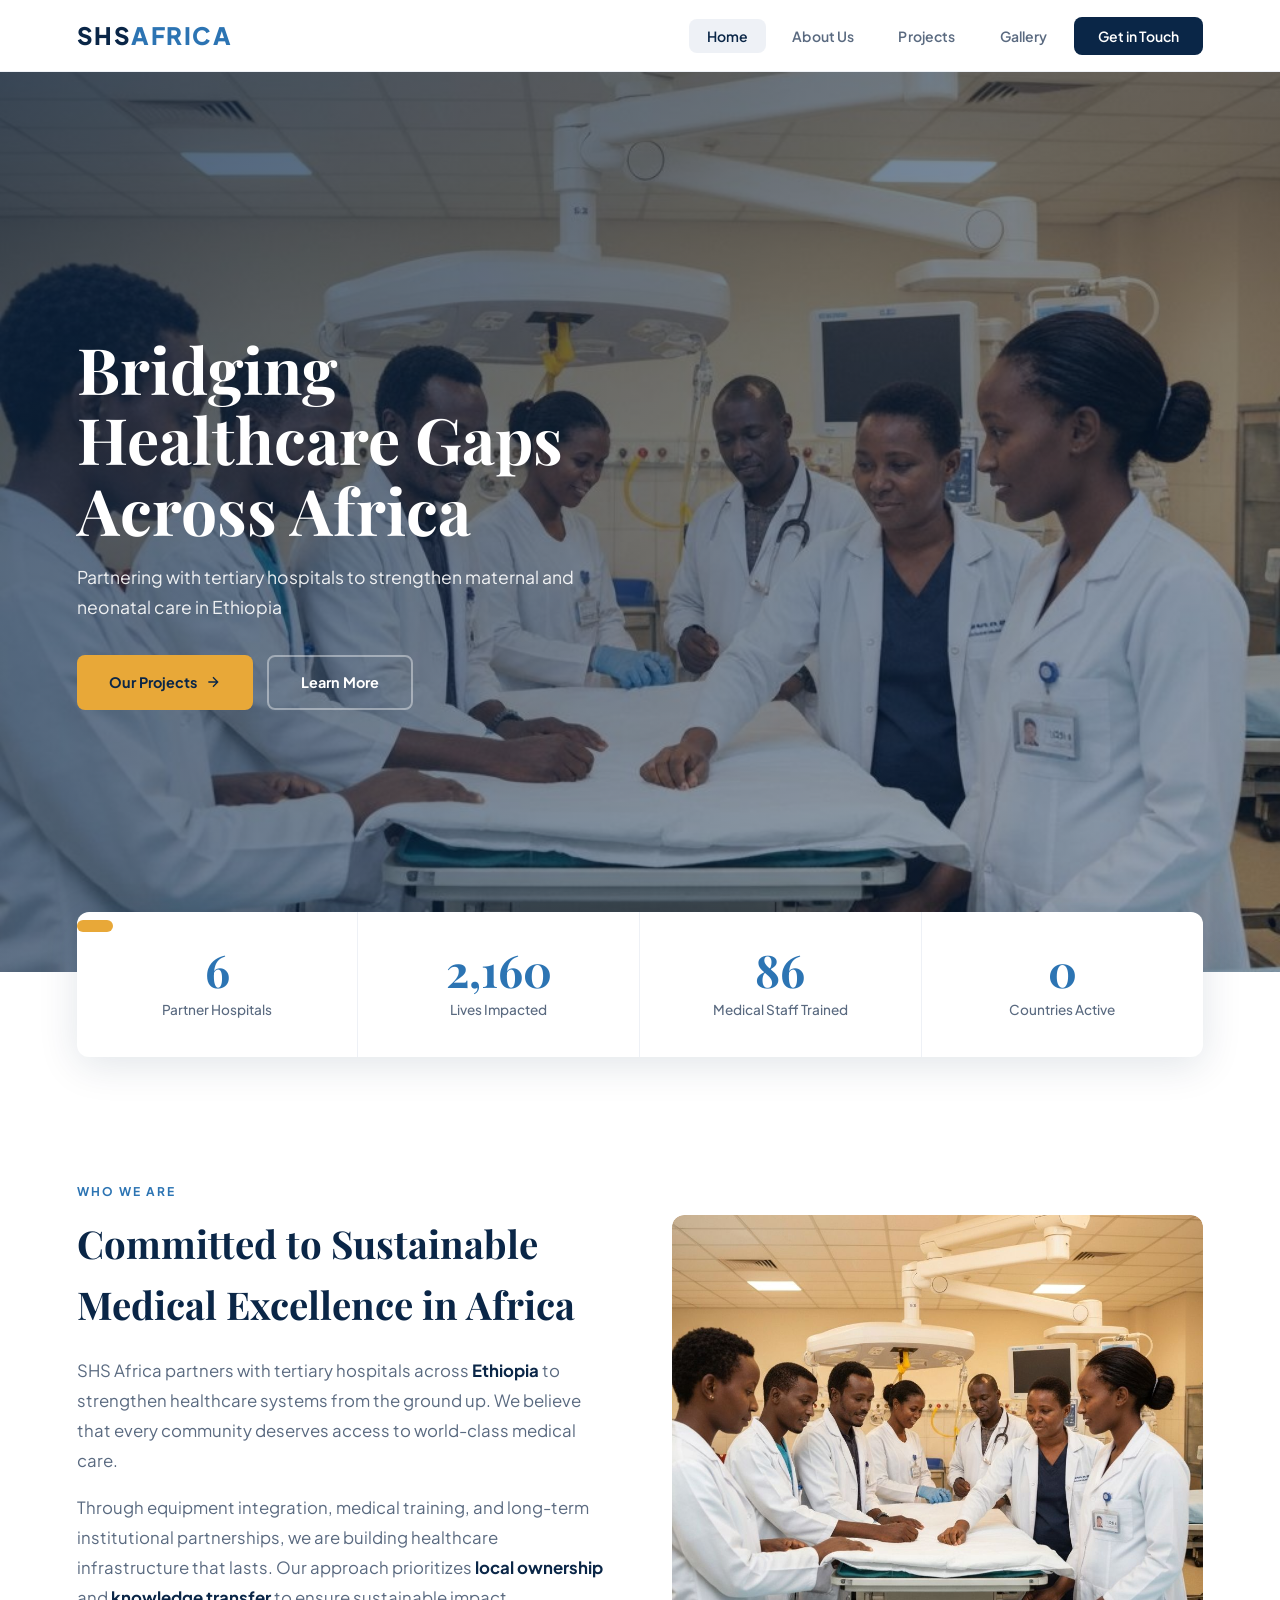
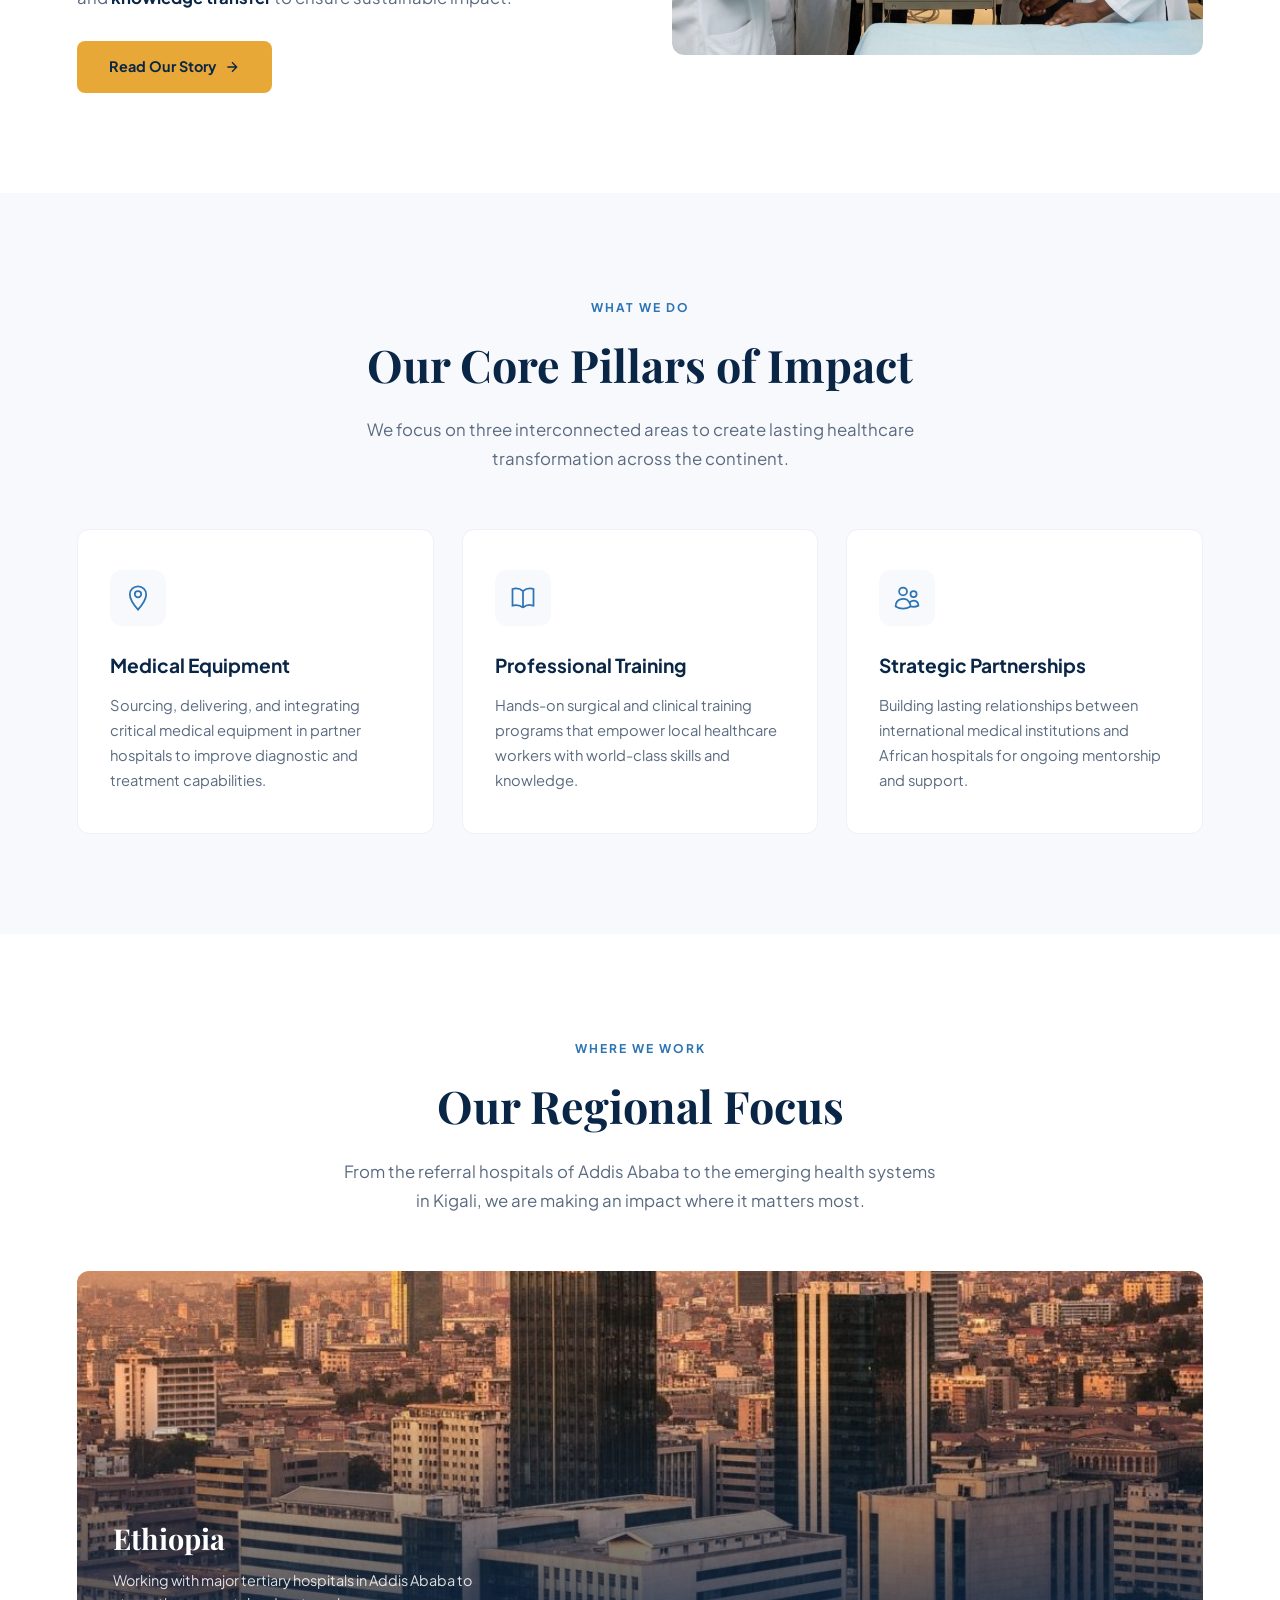
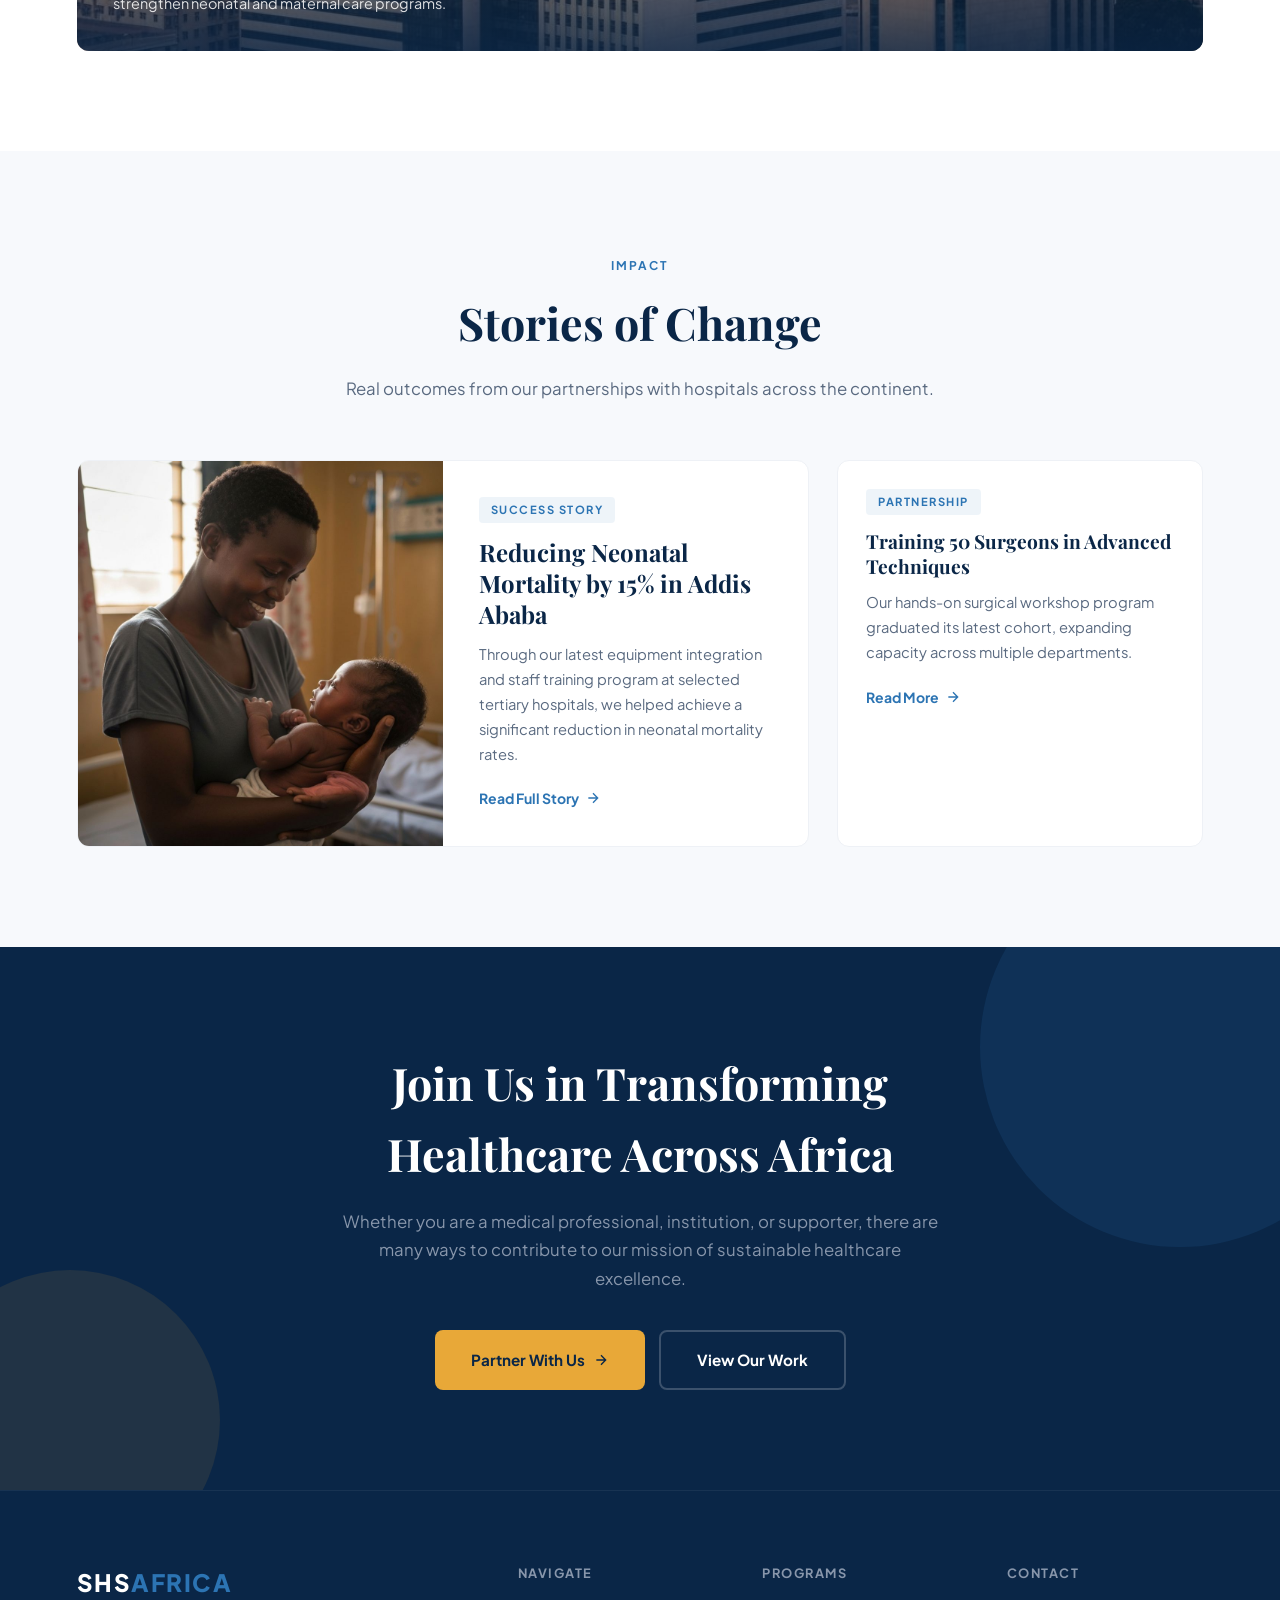
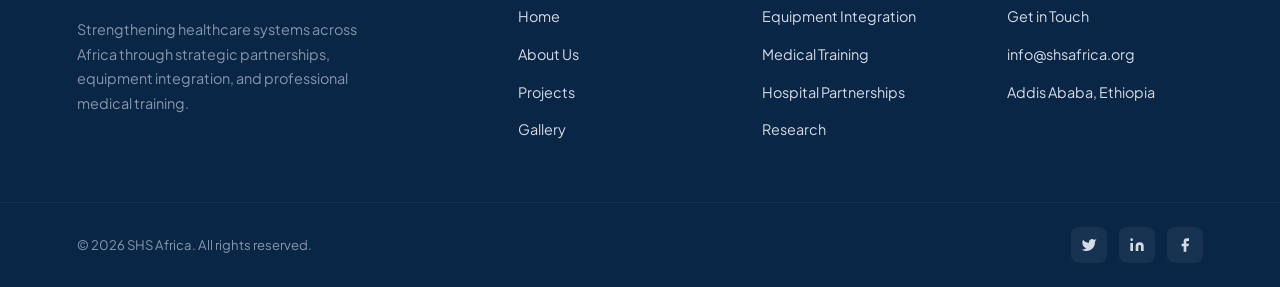
<file: public/index.html>
<!DOCTYPE html>
<html lang="en">
<head>
    <meta charset="UTF-8">
    <meta name="viewport" content="width=device-width, initial-scale=1.0">
    <title>Home | SHS Africa</title>
    <meta name="description" content="SHS Africa - Bridging healthcare gaps across Ethiopia and Rwanda through medical training, equipment, and partnerships.">
    <link rel="stylesheet" href="style.css">
    <link href="https://fonts.googleapis.com/css2?family=Plus+Jakarta+Sans:wght@400;500;600;700;800&family=Playfair+Display:wght@500;700;800&display=swap" rel="stylesheet">
</head>
<body>
    <!-- Navbar -->
    <nav class="navbar" id="navbar">
        <a href="index.html" class="logo">SHS<span>AFRICA</span></a>
       
       <button class="menu-toggle" id="menuToggle" aria-label="Toggle navigation menu">
            <span></span>
            <span></span>
            <span></span>
        </button>
        <ul class="nav-links" id="navLinks">
            <li><a href="index.html" class="active">Home</a></li>
            <li><a href="about.html">About Us</a></li>
            <li><a href="projects.html">Projects</a></li>
            <li><a href="gallery.html">Gallery</a></li>
            <li><a href="contact.html" class="btn-nav">Get in Touch</a></li>
        </ul>
    </nav>

    <!-- Hero Slider -->
    <section class="hero-slider" id="heroSlider">
        <div class="slide active" style="background-image: url('images/hero-1.jpg')">
            <div class="hero-content">
                <!-- <span class="hero-tag">Healthcare Excellence</span> -->
                <h1>Bridging Healthcare Gaps Across Africa</h1>
                <p>Partnering with tertiary hospitals to strengthen maternal and neonatal care in Ethiopia</p>
                <div class="hero-buttons">
                    <a href="projects.html" class="btn-primary">
                        Our Projects
                        <svg width="16" height="16" viewBox="0 0 24 24" fill="none" stroke="currentColor" stroke-width="2"><path d="M5 12h14m-7-7 7 7-7 7"/></svg>
                    </a>
                    <a href="about.html" class="btn-outline">Learn More</a>
                </div>
            </div>
        </div>
        <div class="slide" style="background-image: url('images/hero-2.jpg')">
            <div class="hero-content">
                <!-- <span class="hero-tag">Saving Lives</span> -->
                <h1>Every Mother and Child Deserves a Chance</h1>
                <p>Our programs focus on reducing neonatal mortality and improving maternal health outcomes across the continent.</p>
                <div class="hero-buttons">
                    <a href="about.html" class="btn-primary">
                        About Our Mission
                        <svg width="16" height="16" viewBox="0 0 24 24" fill="none" stroke="currentColor" stroke-width="2"><path d="M5 12h14m-7-7 7 7-7 7"/></svg>
                    </a>
                    <a href="contact.html" class="btn-outline">Partner With Us</a>
                </div>
            </div>
        </div>
        <div class="slide" style="background-image: url('images/hero-3.jpg')">
            <div class="hero-content">
                <!-- <span class="hero-tag">Medical Training</span> -->
                <h1>Building Capacity Through Knowledge Transfer</h1>
                <p>Empowering healthcare professionals with advanced training in surgical techniques and critical care.</p>
                <div class="hero-buttons">
                    <a href="projects.html" class="btn-primary">
                        Explore Programs
                        <svg width="16" height="16" viewBox="0 0 24 24" fill="none" stroke="currentColor" stroke-width="2"><path d="M5 12h14m-7-7 7 7-7 7"/></svg>
                    </a>
                    <a href="gallery.html" class="btn-outline">View Gallery</a>
                </div>
            </div>
        </div>
        <div class="slider-dots" id="sliderDots"></div>
    </section>

    <!-- Stats Bar -->
    <section class="stats-bar reveal">
        <div class="stats-inner">
            <div class="stat-item">
                <div class="stat-number" data-target="15">0</div>
                <div class="stat-label">Partner Hospitals</div>
            </div>
            <div class="stat-item">
                <div class="stat-number" data-target="5000">0</div>
                <div class="stat-label">Lives Impacted</div>
            </div>
            <div class="stat-item">
                <div class="stat-number" data-target="200">0</div>
                <div class="stat-label">Medical Staff Trained</div>
            </div>
            <div class="stat-item">
                <div class="stat-number" data-target="2">0</div>
                <div class="stat-label">Countries Active</div>
            </div>
        </div>
    </section>

    <!-- Mission Section -->
    <section class="mission-section">
        <div class="mission-grid">
            <div class="mission-content reveal-left">
                <span class="section-tag">Who We Are</span>
                <h2>Committed to Sustainable Medical Excellence in Africa</h2>
                <p>SHS Africa partners with tertiary hospitals across <strong>Ethiopia</strong> to strengthen healthcare systems from the ground up. We believe that every community deserves access to world-class medical care.</p>
                <p>Through equipment integration, medical training, and long-term institutional partnerships, we are building healthcare infrastructure that lasts. Our approach prioritizes <strong>local ownership</strong> and <strong>knowledge transfer</strong> to ensure sustainable impact.</p>
                <div style="margin-top: 28px;">
                    <a href="about.html" class="btn-primary">
                        Read Our Story
                        <svg width="16" height="16" viewBox="0 0 24 24" fill="none" stroke="currentColor" stroke-width="2"><path d="M5 12h14m-7-7 7 7-7 7"/></svg>
                    </a>
                </div>
            </div>
            <div class="mission-image reveal-right">
                <img src="images/hero-1.jpg" alt="SHS Africa team working at a hospital in Ethiopia">
            </div>
        </div>
    </section>

    <!-- Pillars Section -->
    <section class="pillars-section">
        <div class="section-header reveal">
            <span class="section-tag">What We Do</span>
            <h2>Our Core Pillars of Impact</h2>
            <p>We focus on three interconnected areas to create lasting healthcare transformation across the continent.</p>
        </div>
        <div class="pillars-grid">
            <div class="pillar-card reveal" style="transition-delay: 0.1s;">
                <div class="pillar-icon">
                    <svg viewBox="0 0 24 24"><path d="M12 2a7 7 0 0 0-7 7c0 5 7 13 7 13s7-8 7-13a7 7 0 0 0-7-7Zm0 9.5A2.5 2.5 0 1 1 12 6a2.5 2.5 0 0 1 0 5.5Z"/></svg>
                </div>
                <h3>Medical Equipment</h3>
                <p>Sourcing, delivering, and integrating critical medical equipment in partner hospitals to improve diagnostic and treatment capabilities.</p>
            </div>
            <div class="pillar-card reveal" style="transition-delay: 0.2s;">
                <div class="pillar-icon">
                    <svg viewBox="0 0 24 24"><path d="M12 6.042A8.967 8.967 0 0 0 6 3.75c-1.052 0-2.062.18-3 .512v14.25A8.987 8.987 0 0 1 6 18c2.305 0 4.408.867 6 2.292m0-14.25a8.966 8.966 0 0 1 6-2.292c1.052 0 2.062.18 3 .512v14.25A8.987 8.987 0 0 0 18 18a8.967 8.967 0 0 0-6 2.292m0-14.25v14.25"/></svg>
                </div>
                <h3>Professional Training</h3>
                <p>Hands-on surgical and clinical training programs that empower local healthcare workers with world-class skills and knowledge.</p>
            </div>
            <div class="pillar-card reveal" style="transition-delay: 0.3s;">
                <div class="pillar-icon">
                    <svg viewBox="0 0 24 24"><path d="M15 19.128a9.38 9.38 0 0 0 2.625.372 9.337 9.337 0 0 0 4.121-.952 4.125 4.125 0 0 0-7.533-2.493M15 19.128v-.003c0-1.113-.285-2.16-.786-3.07M15 19.128v.106A12.318 12.318 0 0 1 8.624 21c-2.331 0-4.512-.645-6.374-1.766l-.001-.109a6.375 6.375 0 0 1 11.964-3.07M12 6.375a3.375 3.375 0 1 1-6.75 0 3.375 3.375 0 0 1 6.75 0Zm8.25 2.25a2.625 2.625 0 1 1-5.25 0 2.625 2.625 0 0 1 5.25 0Z"/></svg>
                </div>
                <h3>Strategic Partnerships</h3>
                <p>Building lasting relationships between international medical institutions and African hospitals for ongoing mentorship and support.</p>
            </div>
        </div>
    </section>

    <!-- Regional Focus -->
    <section class="regions-section">
        <div class="section-header reveal">
            <span class="section-tag">Where We Work</span>
            <h2>Our Regional Focus</h2>
            <p>From the referral hospitals of Addis Ababa to the emerging health systems in Kigali, we are making an impact where it matters most.</p>
        </div>
        <!-- <div class="regions-grid"> -->
            <div class="region-card reveal-scale" style="transition-delay: 0.1s;">
                <img src="images/impact-ethiopia.jpg" alt="Addis Ababa, Ethiopia cityscape">
                <div class="region-overlay">
                    <h3>Ethiopia</h3>
                    <p>Working with major tertiary hospitals in Addis Ababa to strengthen neonatal and maternal care programs.</p>
                </div>
            </div>
            <!-- <div class="region-card reveal-scale" style="transition-delay: 0.2s;">
                <img src="images/impact-rwanda.jpg" alt="Kigali, Rwanda cityscape">
                <div class="region-overlay">
                    <h3>Rwanda</h3>
                    <p>Supporting Rwanda's growing healthcare infrastructure with equipment integration and clinical training.</p>
                </div>
            </div> -->
        <!-- </div> -->
    </section>

    <!-- Success Stories -->
    <section class="stories-section">
        <div class="section-header reveal">
            <span class="section-tag">Impact</span>
            <h2>Stories of Change</h2>
            <p>Real outcomes from our partnerships with hospitals across the continent.</p>
        </div>
        <div class="stories-grid">
            <div class="story-card featured reveal" style="transition-delay: 0.1s;">
                <div class="story-image">
                    <img src="images/hero-2.jpg" alt="Mother and child at hospital in Ethiopia">
                </div>
                <div class="story-body">
                    <span class="story-tag">Success Story</span>
                    <h3>Reducing Neonatal Mortality by 15% in Addis Ababa</h3>
                    <p>Through our latest equipment integration and staff training program at selected tertiary hospitals, we helped achieve a significant reduction in neonatal mortality rates.</p>
                    <a href="projects.html" class="story-link">
                        Read Full Story
                        <svg viewBox="0 0 24 24"><path d="M5 12h14m-7-7 7 7-7 7"/></svg>
                    </a>
                </div>
            </div>
            <div class="story-card small reveal" style="transition-delay: 0.2s;">
                <div class="story-body">
                    <span class="story-tag">Partnership</span>
                    <h3>Training 50 Surgeons in Advanced Techniques</h3>
                    <p>Our hands-on surgical workshop program graduated its latest cohort, expanding capacity across multiple departments.</p>
                    <a href="projects.html" class="story-link">
                        Read More
                        <svg viewBox="0 0 24 24"><path d="M5 12h14m-7-7 7 7-7 7"/></svg>
                    </a>
                </div>
            </div>
        </div>
    </section>

    <!-- CTA Section -->
    <section class="cta-section">
        <div class="cta-content reveal">
            <h2>Join Us in Transforming Healthcare Across Africa</h2>
            <p>Whether you are a medical professional, institution, or supporter, there are many ways to contribute to our mission of sustainable healthcare excellence.</p>
            <div class="cta-buttons">
                <a href="contact.html" class="btn-cta-primary">
                    Partner With Us
                    <svg width="16" height="16" viewBox="0 0 24 24" fill="none" stroke="currentColor" stroke-width="2"><path d="M5 12h14m-7-7 7 7-7 7"/></svg>
                </a>
                <a href="projects.html" class="btn-cta-outline">View Our Work</a>
            </div>
        </div>
    </section>

    <!-- Footer -->
    <footer class="footer">
        <div class="footer-main">
            <div class="footer-brand">
                <a href="index.html" class="logo" style="color: white;">SHS<span>AFRICA</span></a>
                <p>Strengthening healthcare systems across Africa through strategic partnerships, equipment integration, and professional medical training.</p>
            </div>
            <div class="footer-col">
                <h4>Navigate</h4>
                <ul>
                    <li><a href="index.html">Home</a></li>
                    <li><a href="about.html">About Us</a></li>
                    <li><a href="projects.html">Projects</a></li>
                    <li><a href="gallery.html">Gallery</a></li>
                </ul>
            </div>
            <div class="footer-col">
                <h4>Programs</h4>
                <ul>
                    <li><a href="projects.html">Equipment Integration</a></li>
                    <li><a href="projects.html">Medical Training</a></li>
                    <li><a href="projects.html">Hospital Partnerships</a></li>
                    <li><a href="projects.html">Research</a></li>
                </ul>
            </div>
            <div class="footer-col">
                <h4>Contact</h4>
                <ul>
                    <li><a href="contact.html">Get in Touch</a></li>
                    <li><a href="mailto:info@shsafrica.org">info@shsafrica.org</a></li>
                    <li><a href="contact.html">Addis Ababa, Ethiopia</a></li>
                </ul>
            </div>
        </div>
        <div class="footer-bottom">
            <p>&copy; 2026 SHS Africa. All rights reserved.</p>
            <div class="footer-social">
                <a href="#" aria-label="Twitter">
                    <svg viewBox="0 0 24 24"><path d="M23 3a10.9 10.9 0 0 1-3.14 1.53 4.48 4.48 0 0 0-7.86 3v1A10.66 10.66 0 0 1 3 4s-4 9 5 13a11.64 11.64 0 0 1-7 2c9 5 20 0 20-11.5a4.5 4.5 0 0 0-.08-.83A7.72 7.72 0 0 0 23 3Z"/></svg>
                </a>
                <a href="#" aria-label="LinkedIn">
                    <svg viewBox="0 0 24 24"><path d="M16 8a6 6 0 0 1 6 6v7h-4v-7a2 2 0 0 0-4 0v7h-4v-7a6 6 0 0 1 6-6ZM2 9h4v12H2ZM4 6a2 2 0 1 0 0-4 2 2 0 0 0 0 4Z"/></svg>
                </a>
                <a href="#" aria-label="Facebook">
                    <svg viewBox="0 0 24 24"><path d="M18 2h-3a5 5 0 0 0-5 5v3H7v4h3v8h4v-8h3l1-4h-4V7a1 1 0 0 1 1-1h3Z"/></svg>
                </a>
            </div>
        </div>
    </footer>

    <script src="script.js"></script>
</body>
</html>
</file>
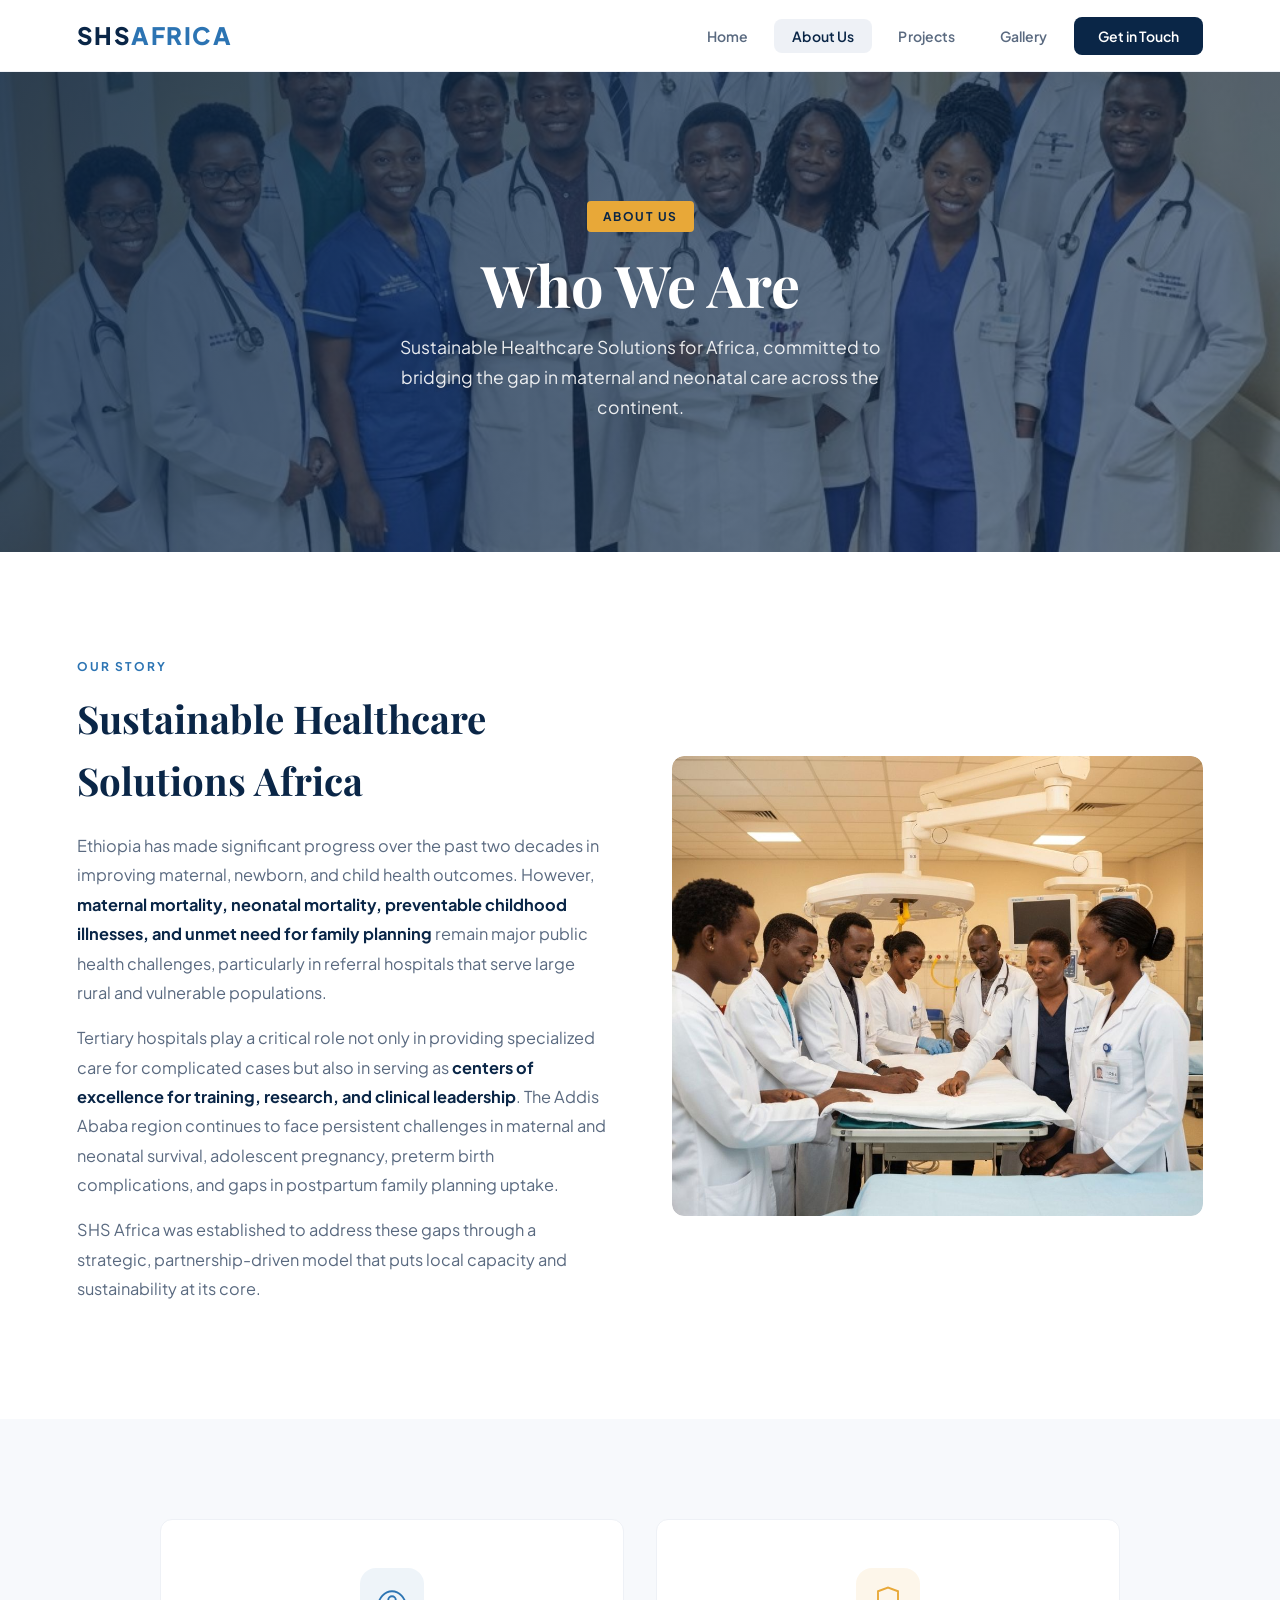
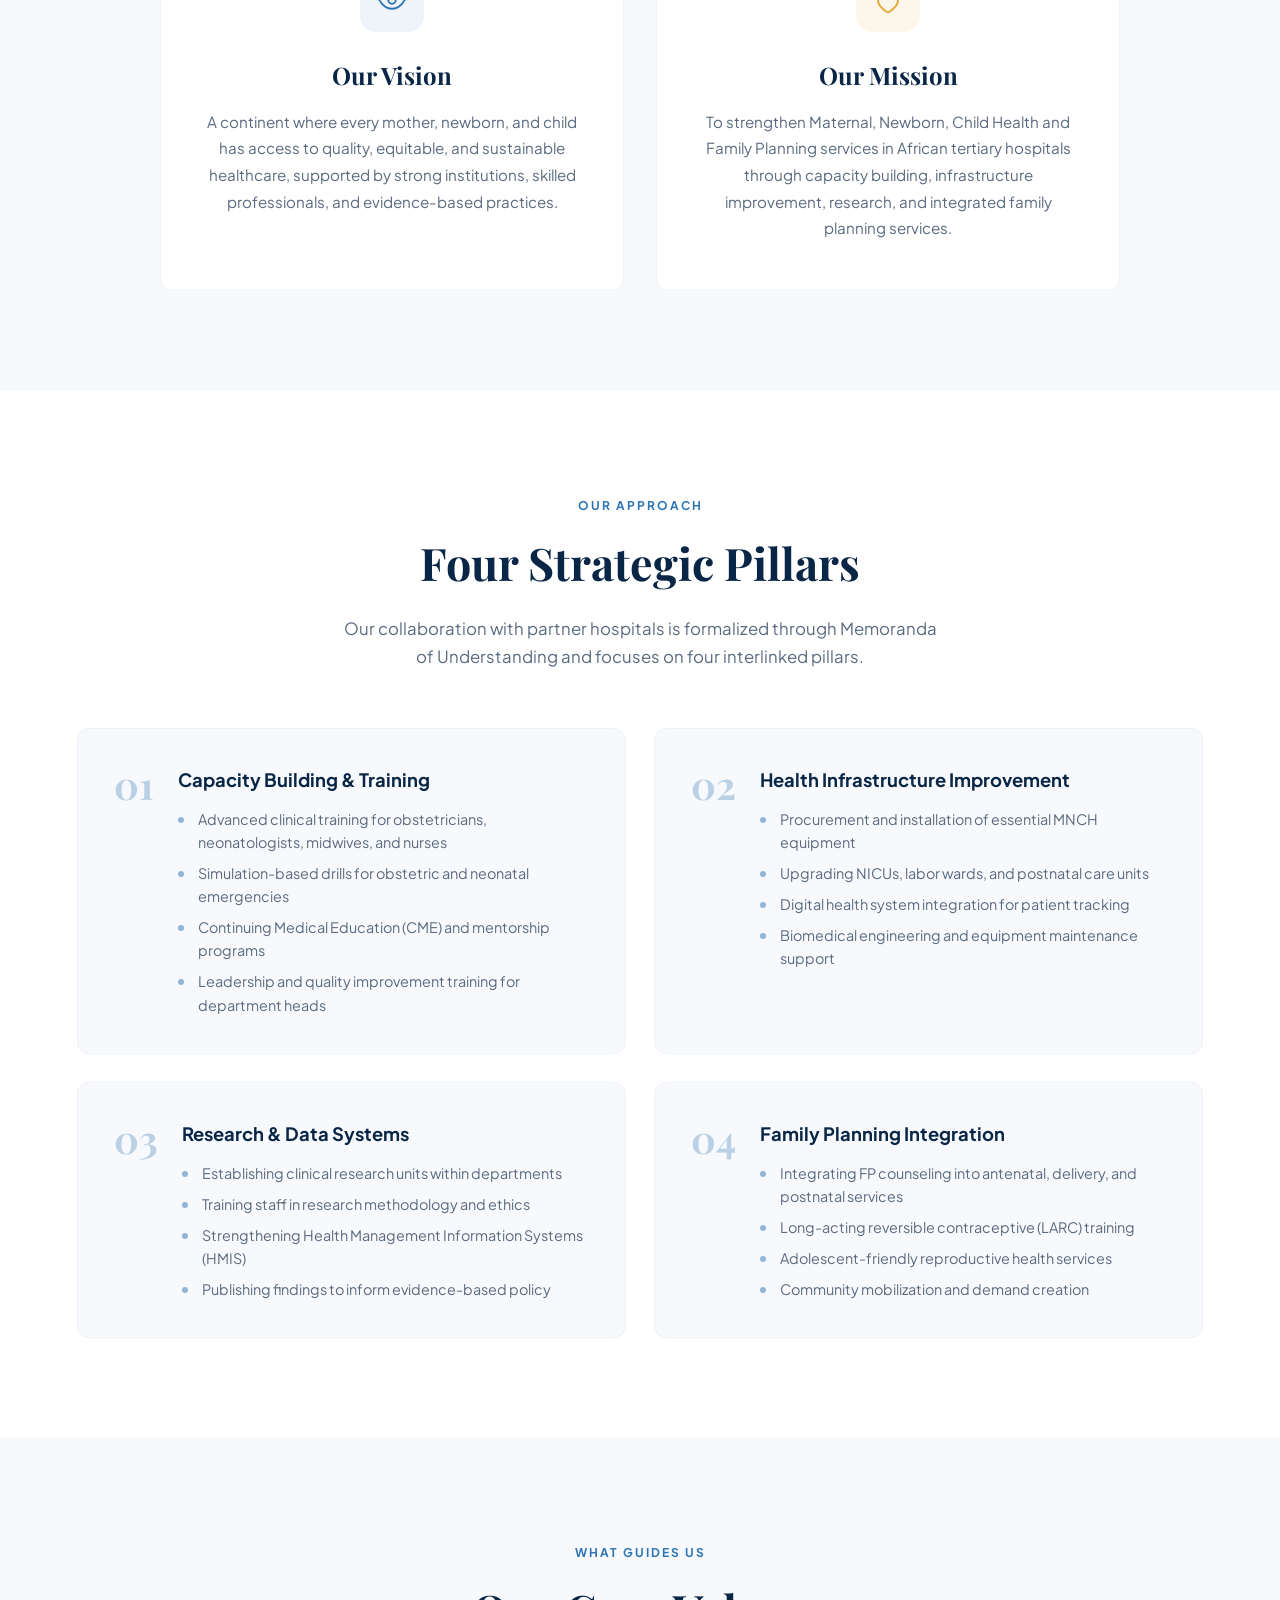
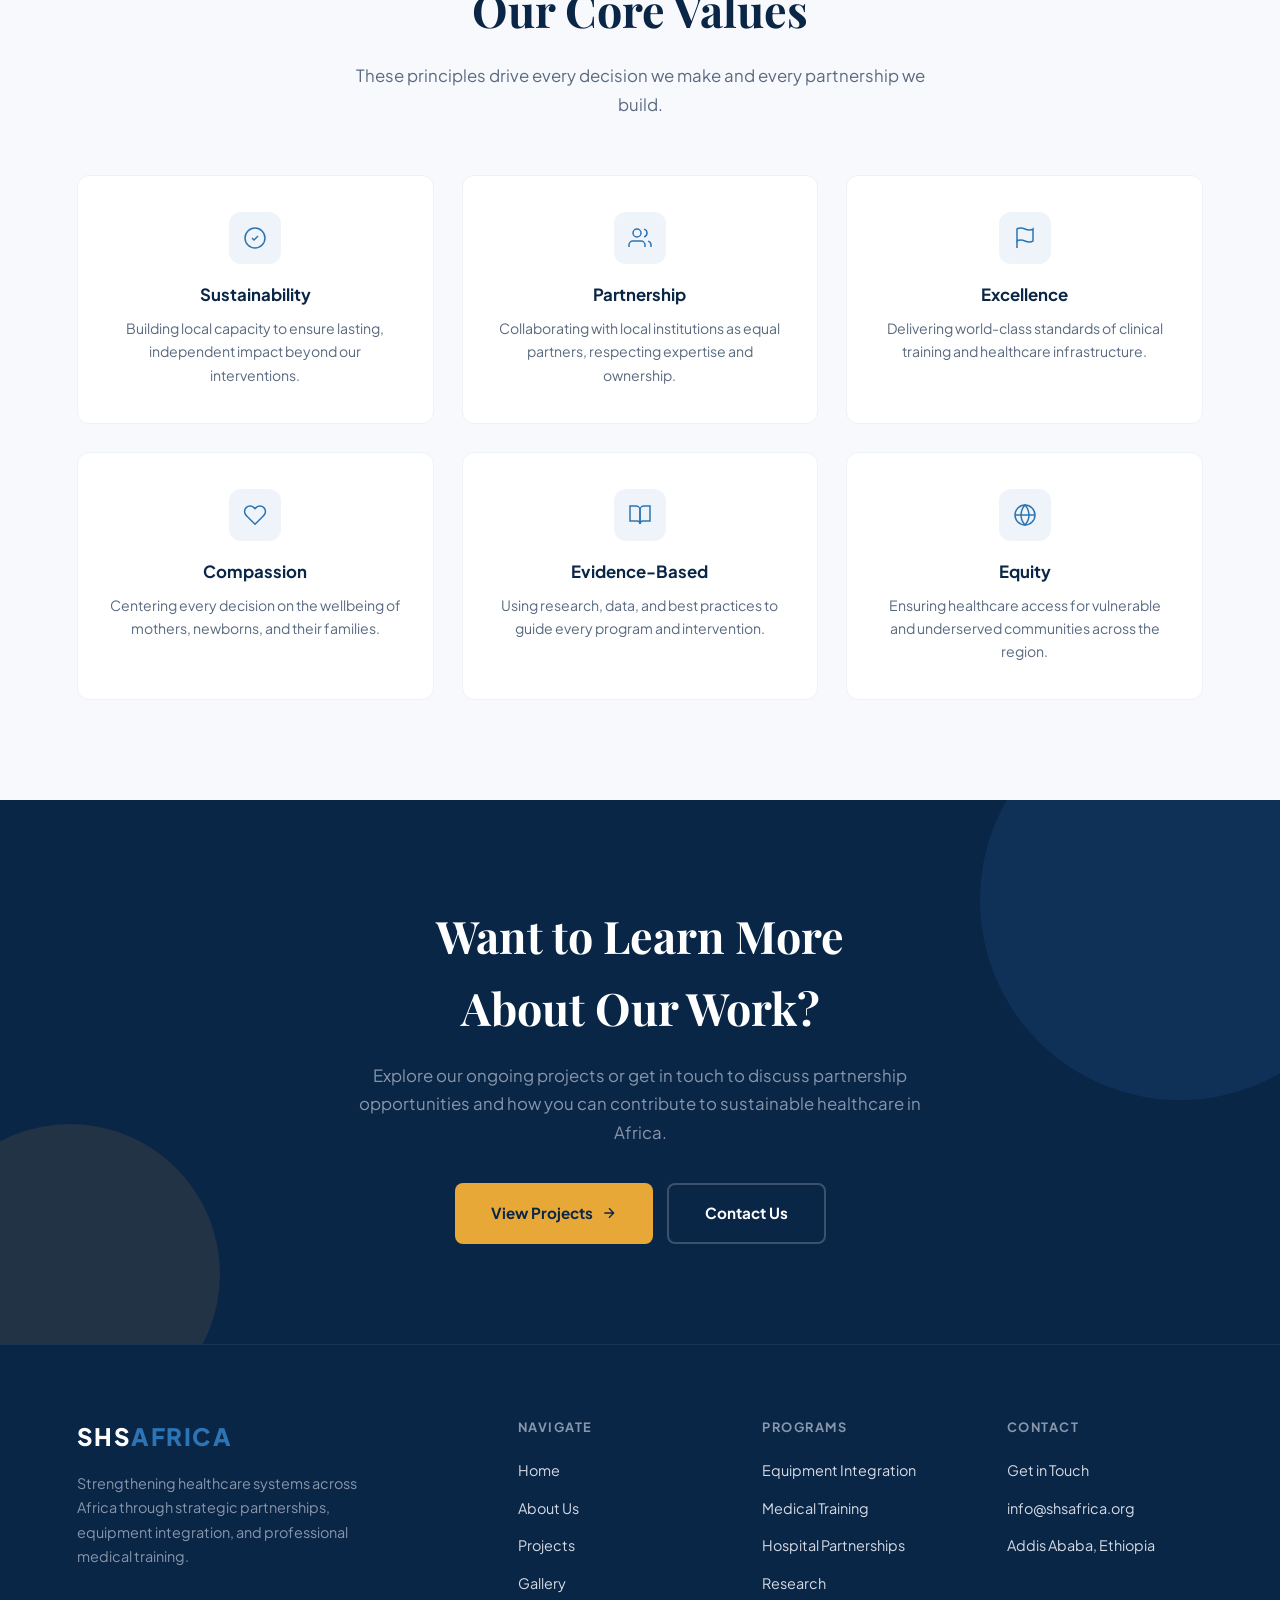
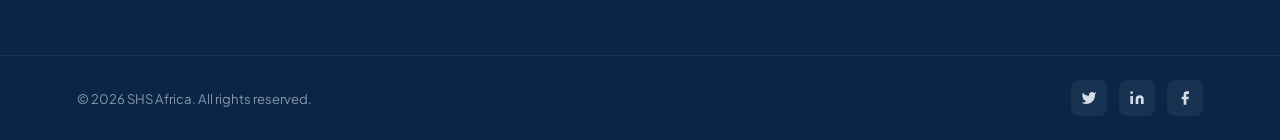
<file: public/about.html>
<!DOCTYPE html>
<html lang="en">
<head>
    <meta charset="UTF-8">
    <meta name="viewport" content="width=device-width, initial-scale=1.0">
    <title>About Us | SHS Africa</title>
    <meta name="description" content="Learn about SHS Africa's mission to strengthen maternal, newborn, and child health services across Ethiopia and Rwanda.">
    <link rel="stylesheet" href="style.css">
    <link href="https://fonts.googleapis.com/css2?family=Plus+Jakarta+Sans:wght@400;500;600;700;800&family=Playfair+Display:wght@500;700;800&display=swap" rel="stylesheet">
</head>
<body>
    <!-- Navbar -->
    <nav class="navbar" id="navbar">
        <a href="index.html" class="logo">SHS<span>AFRICA</span></a>
        <button class="menu-toggle" id="menuToggle" aria-label="Toggle navigation menu">
            <span></span>
            <span></span>
            <span></span>
        </button>
        <ul class="nav-links" id="navLinks">
            <li><a href="index.html">Home</a></li>
            <li><a href="about.html" class="active">About Us</a></li>
            <li><a href="projects.html">Projects</a></li>
            <li><a href="gallery.html">Gallery</a></li>
            <li><a href="contact.html" class="btn-nav">Get in Touch</a></li>
        </ul>
    </nav>

    <!-- Page Hero Banner -->
    <section class="page-hero" style="background-image: url('images/about-team.jpg')">
        <div class="page-hero-overlay"></div>
        <div class="page-hero-content reveal">
            <span class="hero-tag">About Us</span>
            <h1>Who We Are</h1>
            <p>Sustainable Healthcare Solutions for Africa, committed to bridging the gap in maternal and neonatal care across the continent.</p>
        </div>
    </section>

    <!-- Intro Section -->
    <section class="about-intro">
        <div class="about-intro-grid">
            <div class="about-intro-content reveal-left">
                <span class="section-tag">Our Story</span>
                <h2>Sustainable Healthcare Solutions Africa</h2>
                <p>Ethiopia has made significant progress over the past two decades in improving maternal, newborn, and child health outcomes. However, <strong>maternal mortality, neonatal mortality, preventable childhood illnesses, and unmet need for family planning</strong> remain major public health challenges, particularly in referral hospitals that serve large rural and vulnerable populations.</p>
                <p>Tertiary hospitals play a critical role not only in providing specialized care for complicated cases but also in serving as <strong>centers of excellence for training, research, and clinical leadership</strong>. The Addis Ababa region continues to face persistent challenges in maternal and neonatal survival, adolescent pregnancy, preterm birth complications, and gaps in postpartum family planning uptake.</p>
                <p>SHS Africa was established to address these gaps through a strategic, partnership-driven model that puts local capacity and sustainability at its core.</p>
            </div>
            <div class="about-intro-image reveal-right">
                <img src="images/hero-1.jpg" alt="SHS Africa team at a partner hospital in Ethiopia">
            </div>
        </div>
    </section>

    <!-- Vision & Mission -->
    <section class="vision-mission-section">
        <div class="vm-grid">
            <div class="vm-card reveal" style="transition-delay: 0.1s;">
                <div class="vm-icon">
                    <svg viewBox="0 0 24 24" fill="none" stroke="currentColor" stroke-width="1.5">
                        <path d="M2 12s3-7 10-7 10 7 10 7-3 7-10 7S2 12 2 12Z"/>
                        <circle cx="12" cy="12" r="3"/>
                    </svg>
                </div>
                <h3>Our Vision</h3>
                <p>A continent where every mother, newborn, and child has access to quality, equitable, and sustainable healthcare, supported by strong institutions, skilled professionals, and evidence-based practices.</p>
            </div>
            <div class="vm-card reveal" style="transition-delay: 0.2s;">
                <div class="vm-icon accent">
                    <svg viewBox="0 0 24 24" fill="none" stroke="currentColor" stroke-width="1.5">
                        <path d="M12 22s8-4 8-10V5l-8-3-8 3v7c0 6 8 10 8 10Z"/>
                    </svg>
                </div>
                <h3>Our Mission</h3>
                <p>To strengthen Maternal, Newborn, Child Health and Family Planning services in African tertiary hospitals through capacity building, infrastructure improvement, research, and integrated family planning services.</p>
            </div>
        </div>
    </section>

    <!-- Four Pillars -->
    <section class="four-pillars-section">
        <div class="section-header reveal">
            <span class="section-tag">Our Approach</span>
            <h2>Four Strategic Pillars</h2>
            <p>Our collaboration with partner hospitals is formalized through Memoranda of Understanding and focuses on four interlinked pillars.</p>
        </div>
        <div class="four-pillars-grid">
            <div class="fp-card reveal" style="transition-delay: 0.1s;">
                <div class="fp-number">01</div>
                <div class="fp-content">
                    <h3>Capacity Building &amp; Training</h3>
                    <ul>
                        <li>Advanced clinical training for obstetricians, neonatologists, midwives, and nurses</li>
                        <li>Simulation-based drills for obstetric and neonatal emergencies</li>
                        <li>Continuing Medical Education (CME) and mentorship programs</li>
                        <li>Leadership and quality improvement training for department heads</li>
                    </ul>
                </div>
            </div>
            <div class="fp-card reveal" style="transition-delay: 0.2s;">
                <div class="fp-number">02</div>
                <div class="fp-content">
                    <h3>Health Infrastructure Improvement</h3>
                    <ul>
                        <li>Procurement and installation of essential MNCH equipment</li>
                        <li>Upgrading NICUs, labor wards, and postnatal care units</li>
                        <li>Digital health system integration for patient tracking</li>
                        <li>Biomedical engineering and equipment maintenance support</li>
                    </ul>
                </div>
            </div>
            <div class="fp-card reveal" style="transition-delay: 0.3s;">
                <div class="fp-number">03</div>
                <div class="fp-content">
                    <h3>Research &amp; Data Systems</h3>
                    <ul>
                        <li>Establishing clinical research units within departments</li>
                        <li>Training staff in research methodology and ethics</li>
                        <li>Strengthening Health Management Information Systems (HMIS)</li>
                        <li>Publishing findings to inform evidence-based policy</li>
                    </ul>
                </div>
            </div>
            <div class="fp-card reveal" style="transition-delay: 0.4s;">
                <div class="fp-number">04</div>
                <div class="fp-content">
                    <h3>Family Planning Integration</h3>
                    <ul>
                        <li>Integrating FP counseling into antenatal, delivery, and postnatal services</li>
                        <li>Long-acting reversible contraceptive (LARC) training</li>
                        <li>Adolescent-friendly reproductive health services</li>
                        <li>Community mobilization and demand creation</li>
                    </ul>
                </div>
            </div>
        </div>
    </section>

    <!-- Values Section -->
    <section class="values-section">
        <div class="section-header reveal">
            <span class="section-tag">What Guides Us</span>
            <h2>Our Core Values</h2>
            <p>These principles drive every decision we make and every partnership we build.</p>
        </div>
        <div class="values-grid">
            <div class="value-item reveal" style="transition-delay: 0.1s;">
                <div class="value-icon">
                    <svg viewBox="0 0 24 24" fill="none" stroke="currentColor" stroke-width="1.5">
                        <path d="M12 22c5.523 0 10-4.477 10-10S17.523 2 12 2 2 6.477 2 12s4.477 10 10 10Z"/>
                        <path d="m9 12 2 2 4-4"/>
                    </svg>
                </div>
                <h4>Sustainability</h4>
                <p>Building local capacity to ensure lasting, independent impact beyond our interventions.</p>
            </div>
            <div class="value-item reveal" style="transition-delay: 0.15s;">
                <div class="value-icon">
                    <svg viewBox="0 0 24 24" fill="none" stroke="currentColor" stroke-width="1.5">
                        <path d="M17 21v-2a4 4 0 0 0-4-4H5a4 4 0 0 0-4 4v2"/>
                        <circle cx="9" cy="7" r="4"/>
                        <path d="M23 21v-2a4 4 0 0 0-3-3.87"/>
                        <path d="M16 3.13a4 4 0 0 1 0 7.75"/>
                    </svg>
                </div>
                <h4>Partnership</h4>
                <p>Collaborating with local institutions as equal partners, respecting expertise and ownership.</p>
            </div>
            <div class="value-item reveal" style="transition-delay: 0.2s;">
                <div class="value-icon">
                    <svg viewBox="0 0 24 24" fill="none" stroke="currentColor" stroke-width="1.5">
                        <path d="M4 15s1-1 4-1 5 2 8 2 4-1 4-1V3s-1 1-4 1-5-2-8-2-4 1-4 1Z"/>
                        <line x1="4" y1="22" x2="4" y2="15"/>
                    </svg>
                </div>
                <h4>Excellence</h4>
                <p>Delivering world-class standards of clinical training and healthcare infrastructure.</p>
            </div>
            <div class="value-item reveal" style="transition-delay: 0.25s;">
                <div class="value-icon">
                    <svg viewBox="0 0 24 24" fill="none" stroke="currentColor" stroke-width="1.5">
                        <path d="M20.84 4.61a5.5 5.5 0 0 0-7.78 0L12 5.67l-1.06-1.06a5.5 5.5 0 0 0-7.78 7.78l1.06 1.06L12 21.23l7.78-7.78 1.06-1.06a5.5 5.5 0 0 0 0-7.78Z"/>
                    </svg>
                </div>
                <h4>Compassion</h4>
                <p>Centering every decision on the wellbeing of mothers, newborns, and their families.</p>
            </div>
            <div class="value-item reveal" style="transition-delay: 0.3s;">
                <div class="value-icon">
                    <svg viewBox="0 0 24 24" fill="none" stroke="currentColor" stroke-width="1.5">
                        <path d="M2 3h6a4 4 0 0 1 4 4v14a3 3 0 0 0-3-3H2Z"/>
                        <path d="M22 3h-6a4 4 0 0 0-4 4v14a3 3 0 0 1 3-3h7Z"/>
                    </svg>
                </div>
                <h4>Evidence-Based</h4>
                <p>Using research, data, and best practices to guide every program and intervention.</p>
            </div>
            <div class="value-item reveal" style="transition-delay: 0.35s;">
                <div class="value-icon">
                    <svg viewBox="0 0 24 24" fill="none" stroke="currentColor" stroke-width="1.5">
                        <circle cx="12" cy="12" r="10"/>
                        <line x1="2" y1="12" x2="22" y2="12"/>
                        <path d="M12 2a15.3 15.3 0 0 1 4 10 15.3 15.3 0 0 1-4 10 15.3 15.3 0 0 1-4-10 15.3 15.3 0 0 1 4-10Z"/>
                    </svg>
                </div>
                <h4>Equity</h4>
                <p>Ensuring healthcare access for vulnerable and underserved communities across the region.</p>
            </div>
        </div>
    </section>

    <!-- CTA Section -->
    <section class="cta-section">
        <div class="cta-content reveal">
            <h2>Want to Learn More About Our Work?</h2>
            <p>Explore our ongoing projects or get in touch to discuss partnership opportunities and how you can contribute to sustainable healthcare in Africa.</p>
            <div class="cta-buttons">
                <a href="projects.html" class="btn-cta-primary">
                    View Projects
                    <svg width="16" height="16" viewBox="0 0 24 24" fill="none" stroke="currentColor" stroke-width="2"><path d="M5 12h14m-7-7 7 7-7 7"/></svg>
                </a>
                <a href="contact.html" class="btn-cta-outline">Contact Us</a>
            </div>
        </div>
    </section>

    <!-- Footer -->
    <footer class="footer">
        <div class="footer-main">
            <div class="footer-brand">
                <a href="index.html" class="logo" style="color: white;">SHS<span>AFRICA</span></a>
                <p>Strengthening healthcare systems across Africa through strategic partnerships, equipment integration, and professional medical training.</p>
            </div>
            <div class="footer-col">
                <h4>Navigate</h4>
                <ul>
                    <li><a href="index.html">Home</a></li>
                    <li><a href="about.html">About Us</a></li>
                    <li><a href="projects.html">Projects</a></li>
                    <li><a href="gallery.html">Gallery</a></li>
                </ul>
            </div>
            <div class="footer-col">
                <h4>Programs</h4>
                <ul>
                    <li><a href="projects.html">Equipment Integration</a></li>
                    <li><a href="projects.html">Medical Training</a></li>
                    <li><a href="projects.html">Hospital Partnerships</a></li>
                    <li><a href="projects.html">Research</a></li>
                </ul>
            </div>
            <div class="footer-col">
                <h4>Contact</h4>
                <ul>
                    <li><a href="contact.html">Get in Touch</a></li>
                    <li><a href="mailto:info@shsafrica.org">info@shsafrica.org</a></li>
                    <li><a href="contact.html">Addis Ababa, Ethiopia</a></li>
                </ul>
            </div>
        </div>
        <div class="footer-bottom">
            <p>&copy; 2026 SHS Africa. All rights reserved.</p>
            <div class="footer-social">
                <a href="#" aria-label="Twitter">
                    <svg viewBox="0 0 24 24"><path d="M23 3a10.9 10.9 0 0 1-3.14 1.53 4.48 4.48 0 0 0-7.86 3v1A10.66 10.66 0 0 1 3 4s-4 9 5 13a11.64 11.64 0 0 1-7 2c9 5 20 0 20-11.5a4.5 4.5 0 0 0-.08-.83A7.72 7.72 0 0 0 23 3Z"/></svg>
                </a>
                <a href="#" aria-label="LinkedIn">
                    <svg viewBox="0 0 24 24"><path d="M16 8a6 6 0 0 1 6 6v7h-4v-7a2 2 0 0 0-4 0v7h-4v-7a6 6 0 0 1 6-6ZM2 9h4v12H2ZM4 6a2 2 0 1 0 0-4 2 2 0 0 0 0 4Z"/></svg>
                </a>
                <a href="#" aria-label="Facebook">
                    <svg viewBox="0 0 24 24"><path d="M18 2h-3a5 5 0 0 0-5 5v3H7v4h3v8h4v-8h3l1-4h-4V7a1 1 0 0 1 1-1h3Z"/></svg>
                </a>
            </div>
        </div>
    </footer>

    <script src="script.js"></script>
</body>
</html>
</file>
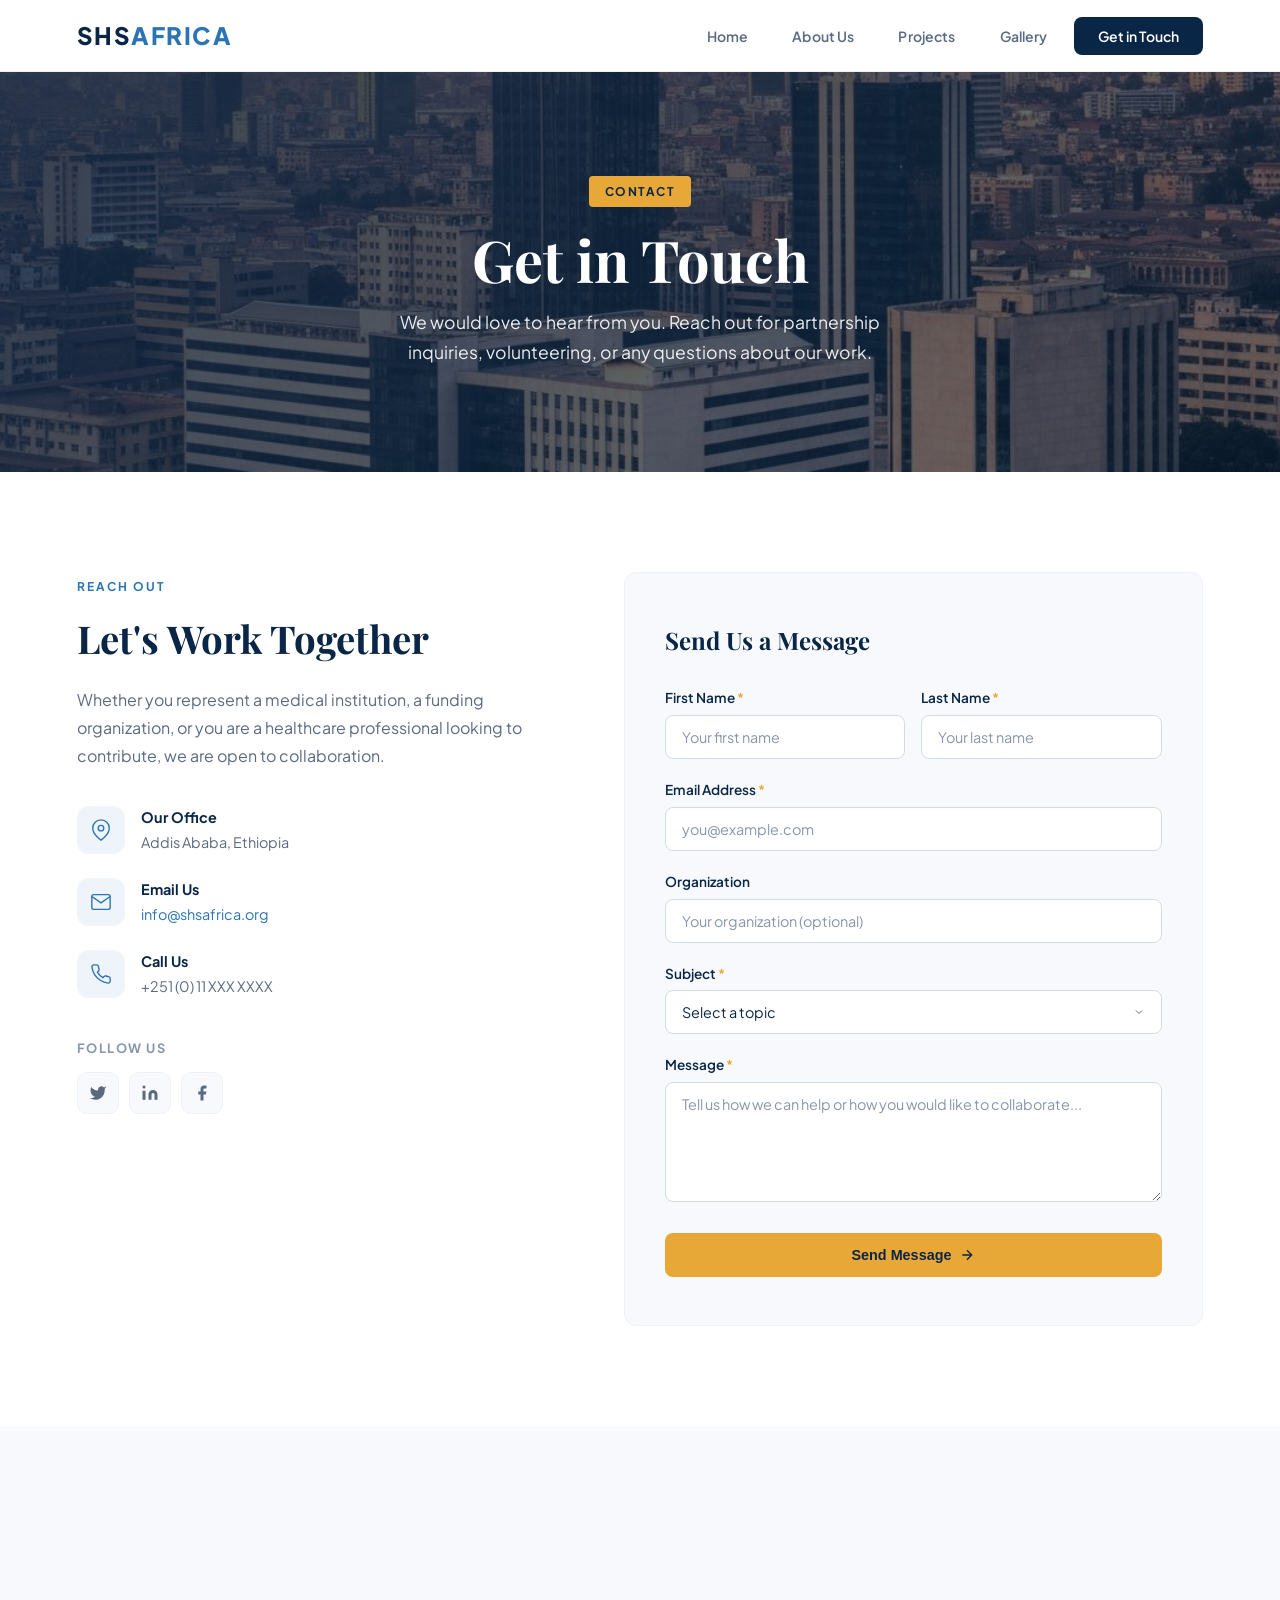
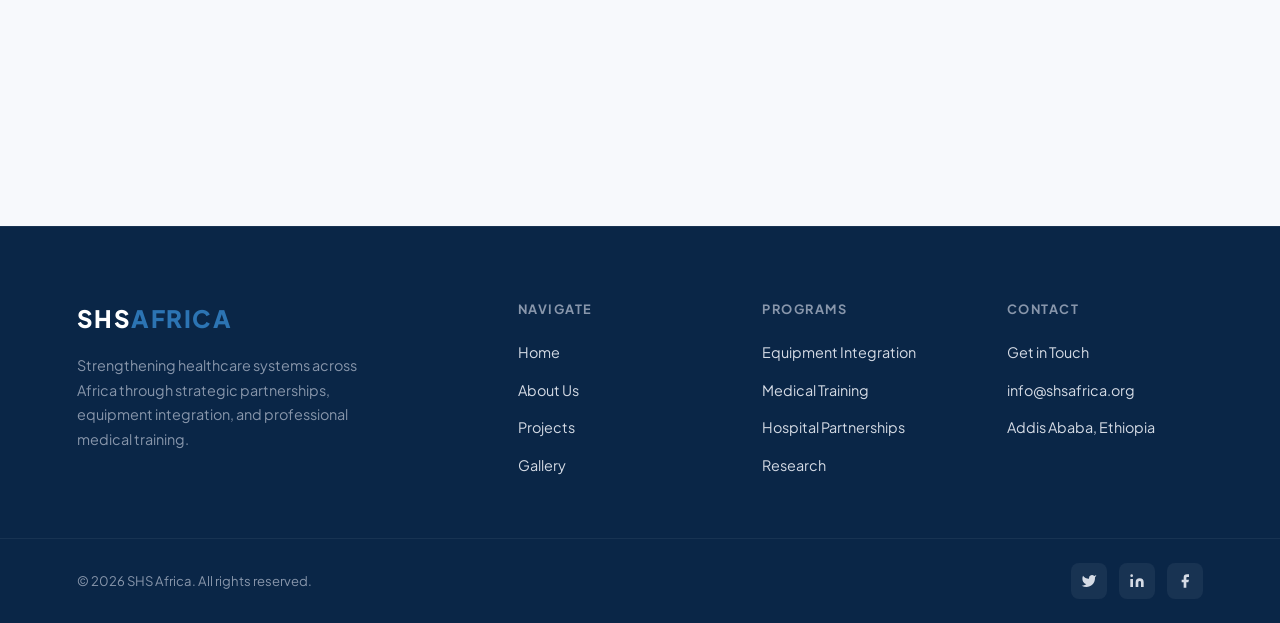
<file: public/contact.html>
<!DOCTYPE html>
<html lang="en">
<head>
    <meta charset="UTF-8">
    <meta name="viewport" content="width=device-width, initial-scale=1.0">
    <title>Contact | SHS Africa</title>
    <meta name="description" content="Get in touch with SHS Africa to explore partnership opportunities, volunteer, or learn more about our healthcare programs.">
    <link rel="stylesheet" href="style.css">
    <link href="https://fonts.googleapis.com/css2?family=Plus+Jakarta+Sans:wght@400;500;600;700;800&family=Playfair+Display:wght@500;700;800&display=swap" rel="stylesheet">
</head>
<body>
    <!-- Navbar -->
    <nav class="navbar" id="navbar">
        <a href="index.html" class="logo">SHS<span>AFRICA</span></a>
        <button class="menu-toggle" id="menuToggle" aria-label="Toggle navigation menu">
            <span></span>
            <span></span>
            <span></span>
        </button>
        <ul class="nav-links" id="navLinks">
            <li><a href="index.html">Home</a></li>
            <li><a href="about.html">About Us</a></li>
            <li><a href="projects.html">Projects</a></li>
            <li><a href="gallery.html">Gallery</a></li>
            <li><a href="contact.html" class="btn-nav active">Get in Touch</a></li>
        </ul>
    </nav>

    <!-- Page Hero Banner -->
    <section class="page-hero page-hero-short" style="background-image: url('images/impact-ethiopia.jpg')">
        <div class="page-hero-overlay"></div>
        <div class="page-hero-content reveal">
            <span class="hero-tag">Contact</span>
            <h1>Get in Touch</h1>
            <p>We would love to hear from you. Reach out for partnership inquiries, volunteering, or any questions about our work.</p>
        </div>
    </section>

    <!-- Contact Section -->
    <section class="contact-section">
        <div class="contact-grid">
            <!-- Contact Info -->
            <div class="contact-info reveal-left">
                <span class="section-tag">Reach Out</span>
                <h2>Let's Work Together</h2>
                <p>Whether you represent a medical institution, a funding organization, or you are a healthcare professional looking to contribute, we are open to collaboration.</p>

                <div class="contact-details">
                    <div class="contact-detail-item">
                        <div class="contact-detail-icon">
                            <svg viewBox="0 0 24 24" fill="none" stroke="currentColor" stroke-width="1.5">
                                <path d="M21 10c0 7-9 13-9 13s-9-6-9-13a9 9 0 0 1 18 0Z"/>
                                <circle cx="12" cy="10" r="3"/>
                            </svg>
                        </div>
                        <div>
                            <h4>Our Office</h4>
                            <p>Addis Ababa, Ethiopia</p>
                        </div>
                    </div>
                    <div class="contact-detail-item">
                        <div class="contact-detail-icon">
                            <svg viewBox="0 0 24 24" fill="none" stroke="currentColor" stroke-width="1.5">
                                <path d="M4 4h16c1.1 0 2 .9 2 2v12c0 1.1-.9 2-2 2H4c-1.1 0-2-.9-2-2V6c0-1.1.9-2 2-2Z"/>
                                <path d="m22 6-10 7L2 6"/>
                            </svg>
                        </div>
                        <div>
                            <h4>Email Us</h4>
                            <p><a href="mailto:info@shsafrica.org">info@shsafrica.org</a></p>
                        </div>
                    </div>
                    <div class="contact-detail-item">
                        <div class="contact-detail-icon">
                            <svg viewBox="0 0 24 24" fill="none" stroke="currentColor" stroke-width="1.5">
                                <path d="M22 16.92v3a2 2 0 0 1-2.18 2 19.79 19.79 0 0 1-8.63-3.07 19.5 19.5 0 0 1-6-6 19.79 19.79 0 0 1-3.07-8.67A2 2 0 0 1 4.11 2h3a2 2 0 0 1 2 1.72c.127.96.361 1.903.7 2.81a2 2 0 0 1-.45 2.11L8.09 9.91a16 16 0 0 0 6 6l1.27-1.27a2 2 0 0 1 2.11-.45c.907.339 1.85.573 2.81.7A2 2 0 0 1 22 16.92Z"/>
                            </svg>
                        </div>
                        <div>
                            <h4>Call Us</h4>
                            <p>+251 (0) 11 XXX XXXX</p>
                        </div>
                    </div>
                </div>

                <div class="contact-social">
                    <h4>Follow Us</h4>
                    <div class="contact-social-links">
                        <a href="#" aria-label="Twitter">
                            <svg viewBox="0 0 24 24"><path d="M23 3a10.9 10.9 0 0 1-3.14 1.53 4.48 4.48 0 0 0-7.86 3v1A10.66 10.66 0 0 1 3 4s-4 9 5 13a11.64 11.64 0 0 1-7 2c9 5 20 0 20-11.5a4.5 4.5 0 0 0-.08-.83A7.72 7.72 0 0 0 23 3Z"/></svg>
                        </a>
                        <a href="#" aria-label="LinkedIn">
                            <svg viewBox="0 0 24 24"><path d="M16 8a6 6 0 0 1 6 6v7h-4v-7a2 2 0 0 0-4 0v7h-4v-7a6 6 0 0 1 6-6ZM2 9h4v12H2ZM4 6a2 2 0 1 0 0-4 2 2 0 0 0 0 4Z"/></svg>
                        </a>
                        <a href="#" aria-label="Facebook">
                            <svg viewBox="0 0 24 24"><path d="M18 2h-3a5 5 0 0 0-5 5v3H7v4h3v8h4v-8h3l1-4h-4V7a1 1 0 0 1 1-1h3Z"/></svg>
                        </a>
                    </div>
                </div>
            </div>

            <!-- Contact Form -->
            <div class="contact-form-wrapper reveal-right">
                <form class="contact-form" id="contactForm">
                    <h3>Send Us a Message</h3>
                    <div class="form-row">
                        <div class="form-group">
                            <label for="firstName">First Name <span aria-hidden="true">*</span></label>
                            <input type="text" id="firstName" name="firstName" required placeholder="Your first name">
                        </div>
                        <div class="form-group">
                            <label for="lastName">Last Name <span aria-hidden="true">*</span></label>
                            <input type="text" id="lastName" name="lastName" required placeholder="Your last name">
                        </div>
                    </div>
                    <div class="form-group">
                        <label for="email">Email Address <span aria-hidden="true">*</span></label>
                        <input type="email" id="email" name="email" required placeholder="you@example.com">
                    </div>
                    <div class="form-group">
                        <label for="organization">Organization</label>
                        <input type="text" id="organization" name="organization" placeholder="Your organization (optional)">
                    </div>
                    <div class="form-group">
                        <label for="subject">Subject <span aria-hidden="true">*</span></label>
                        <select id="subject" name="subject" required>
                            <option value="" disabled selected>Select a topic</option>
                            <option value="partnership">Partnership Inquiry</option>
                            <option value="volunteer">Volunteering</option>
                            <option value="donation">Donation</option>
                            <option value="media">Media / Press</option>
                            <option value="general">General Inquiry</option>
                        </select>
                    </div>
                    <div class="form-group">
                        <label for="message">Message <span aria-hidden="true">*</span></label>
                        <textarea id="message" name="message" rows="5" required placeholder="Tell us how we can help or how you would like to collaborate..."></textarea>
                    </div>
                    <button type="submit" class="btn-primary form-submit">
                        Send Message
                        <svg width="16" height="16" viewBox="0 0 24 24" fill="none" stroke="currentColor" stroke-width="2"><path d="M5 12h14m-7-7 7 7-7 7"/></svg>
                    </button>
                    <div class="form-success" id="formSuccess">
                        <svg viewBox="0 0 24 24" fill="none" stroke="currentColor" stroke-width="2"><path d="m9 12 2 2 4-4"/><circle cx="12" cy="12" r="10"/></svg>
                        <p>Thank you for reaching out! We will get back to you within 48 hours.</p>
                    </div>
                </form>
            </div>
        </div>
    </section>

    <!-- Map Section Placeholder -->
    <section class="map-section">
        <div class="map-container">
            <iframe
                src="https://www.google.com/maps/embed?pb=!1m18!1m12!1m3!1d126766.39498962446!2d38.6530!3d9.0054!2m3!1f0!2f0!3f0!3m2!1i1024!2i768!4f13.1!3m3!1m2!1s0x164b85cef5ab402d%3A0x8467b6b037a24d49!2sAddis%20Ababa%2C%20Ethiopia!5e0!3m2!1sen!2sus!4v1700000000000!5m2!1sen!2sus"
                width="100%"
                height="400"
                style="border:0;"
                allowfullscreen=""
                loading="lazy"
                referrerpolicy="no-referrer-when-downgrade"
                title="SHS Africa office location in Addis Ababa, Ethiopia">
            </iframe>
        </div>
    </section>

    <!-- Footer -->
    <footer class="footer">
        <div class="footer-main">
            <div class="footer-brand">
                <a href="index.html" class="logo" style="color: white;">SHS<span>AFRICA</span></a>
                <p>Strengthening healthcare systems across Africa through strategic partnerships, equipment integration, and professional medical training.</p>
            </div>
            <div class="footer-col">
                <h4>Navigate</h4>
                <ul>
                    <li><a href="index.html">Home</a></li>
                    <li><a href="about.html">About Us</a></li>
                    <li><a href="projects.html">Projects</a></li>
                    <li><a href="gallery.html">Gallery</a></li>
                </ul>
            </div>
            <div class="footer-col">
                <h4>Programs</h4>
                <ul>
                    <li><a href="projects.html">Equipment Integration</a></li>
                    <li><a href="projects.html">Medical Training</a></li>
                    <li><a href="projects.html">Hospital Partnerships</a></li>
                    <li><a href="projects.html">Research</a></li>
                </ul>
            </div>
            <div class="footer-col">
                <h4>Contact</h4>
                <ul>
                    <li><a href="contact.html">Get in Touch</a></li>
                    <li><a href="mailto:info@shsafrica.org">info@shsafrica.org</a></li>
                    <li><a href="contact.html">Addis Ababa, Ethiopia</a></li>
                </ul>
            </div>
        </div>
        <div class="footer-bottom">
            <p>&copy; 2026 SHS Africa. All rights reserved.</p>
            <div class="footer-social">
                <a href="#" aria-label="Twitter">
                    <svg viewBox="0 0 24 24"><path d="M23 3a10.9 10.9 0 0 1-3.14 1.53 4.48 4.48 0 0 0-7.86 3v1A10.66 10.66 0 0 1 3 4s-4 9 5 13a11.64 11.64 0 0 1-7 2c9 5 20 0 20-11.5a4.5 4.5 0 0 0-.08-.83A7.72 7.72 0 0 0 23 3Z"/></svg>
                </a>
                <a href="#" aria-label="LinkedIn">
                    <svg viewBox="0 0 24 24"><path d="M16 8a6 6 0 0 1 6 6v7h-4v-7a2 2 0 0 0-4 0v7h-4v-7a6 6 0 0 1 6-6ZM2 9h4v12H2ZM4 6a2 2 0 1 0 0-4 2 2 0 0 0 0 4Z"/></svg>
                </a>
                <a href="#" aria-label="Facebook">
                    <svg viewBox="0 0 24 24"><path d="M18 2h-3a5 5 0 0 0-5 5v3H7v4h3v8h4v-8h3l1-4h-4V7a1 1 0 0 1 1-1h3Z"/></svg>
                </a>
            </div>
        </div>
    </footer>

    <script src="script.js"></script>
</body>
</html>
</file>
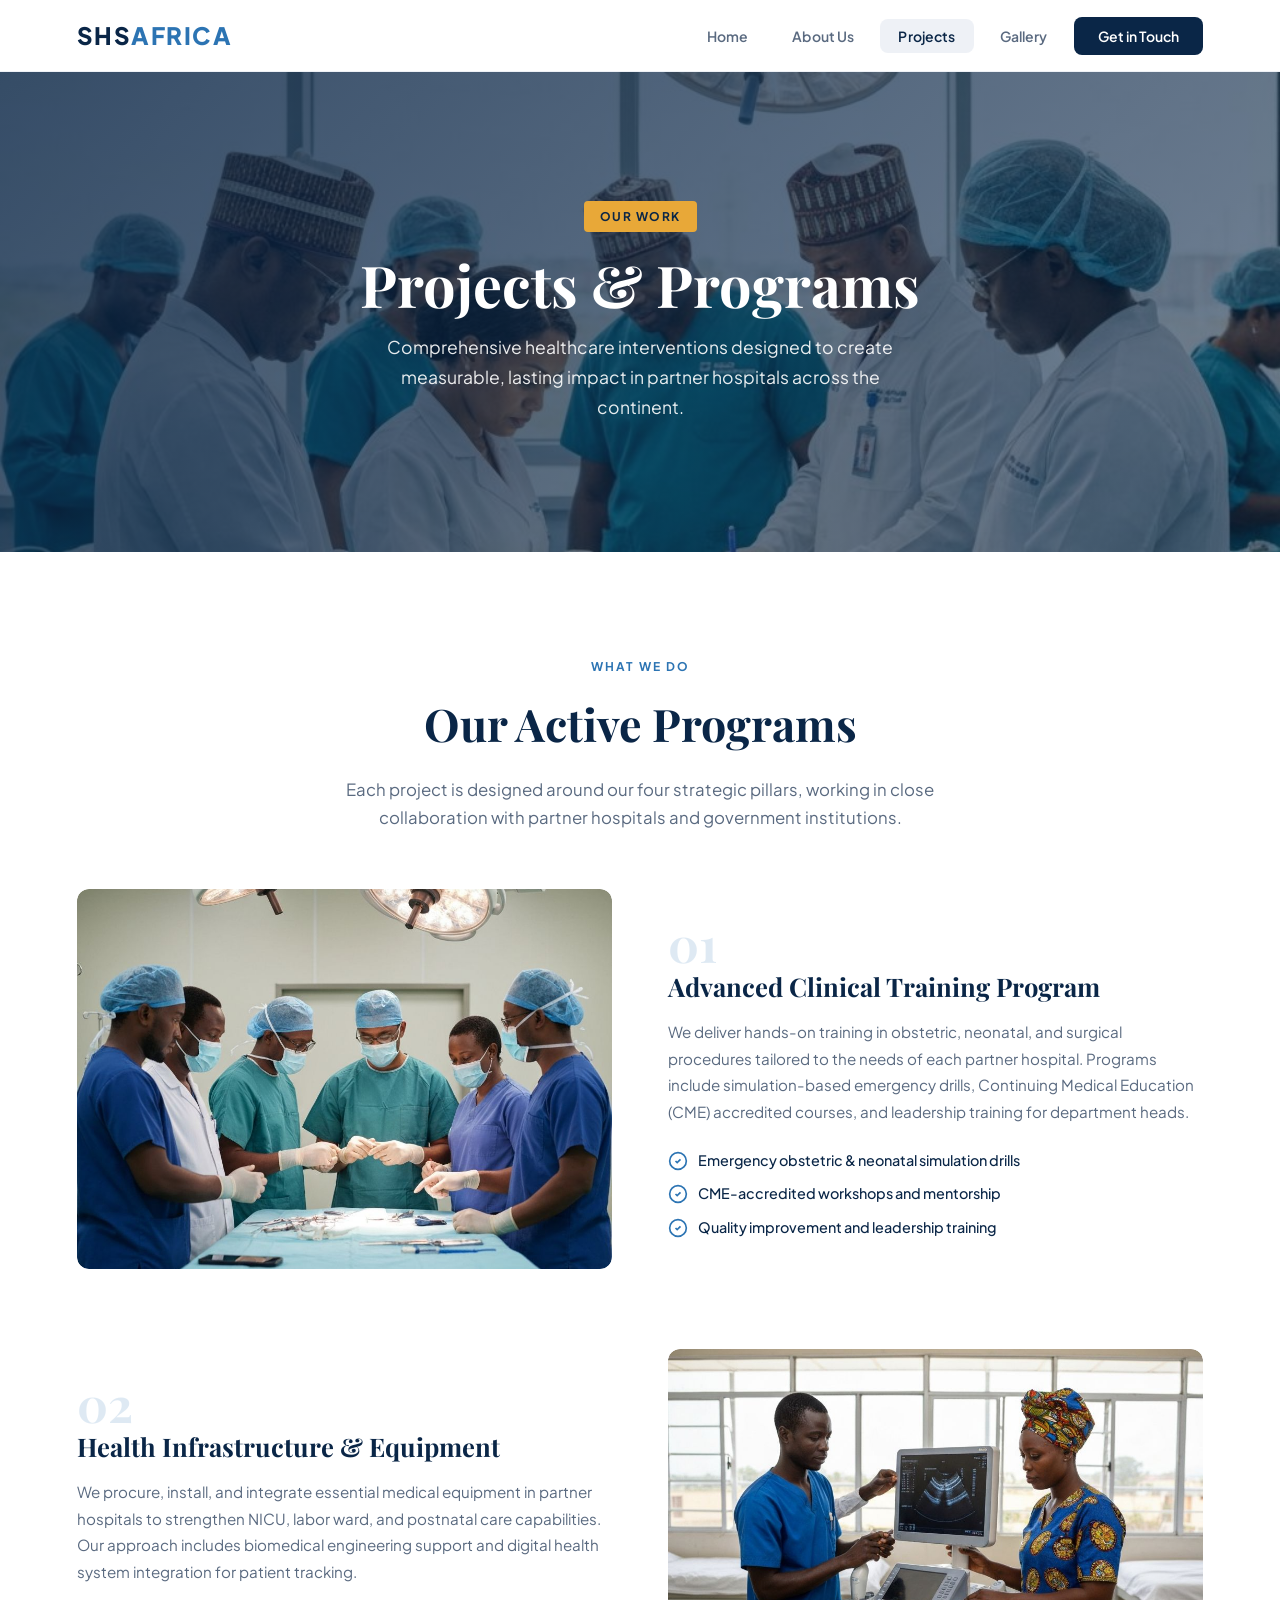
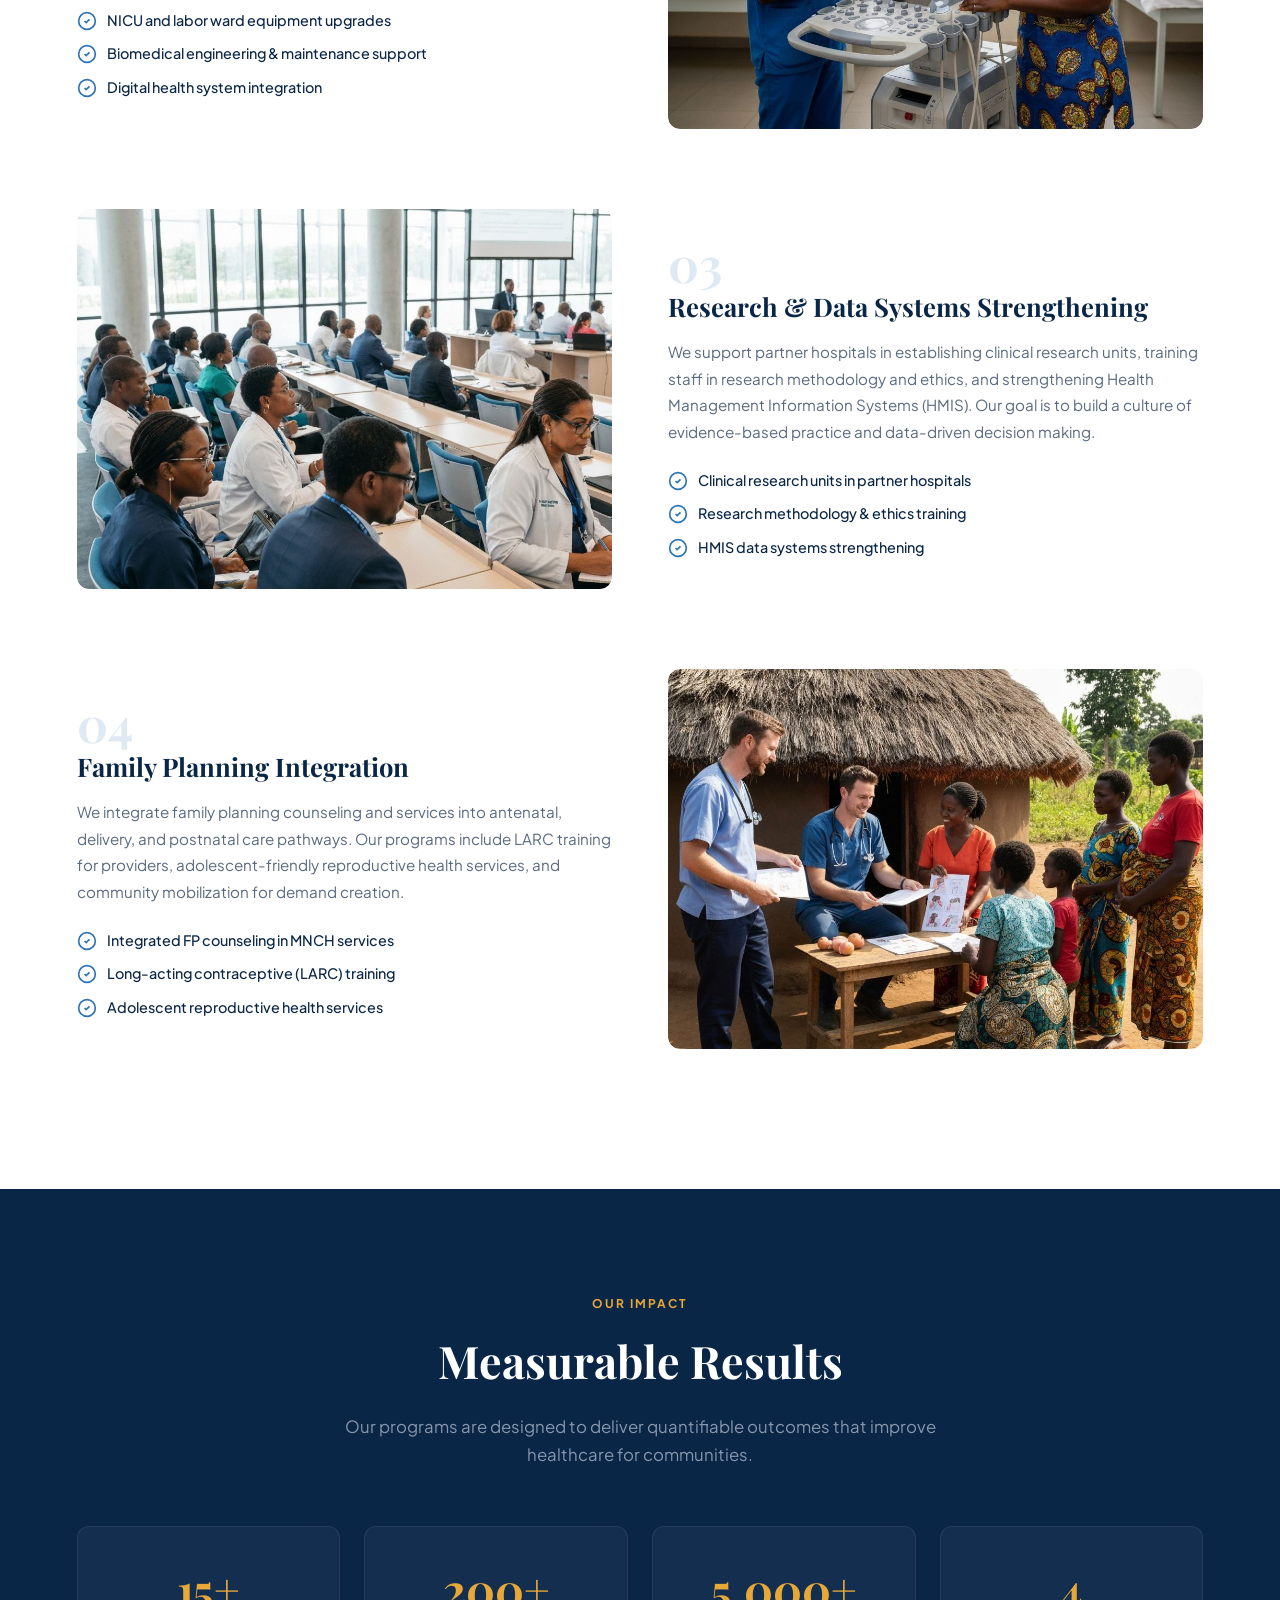
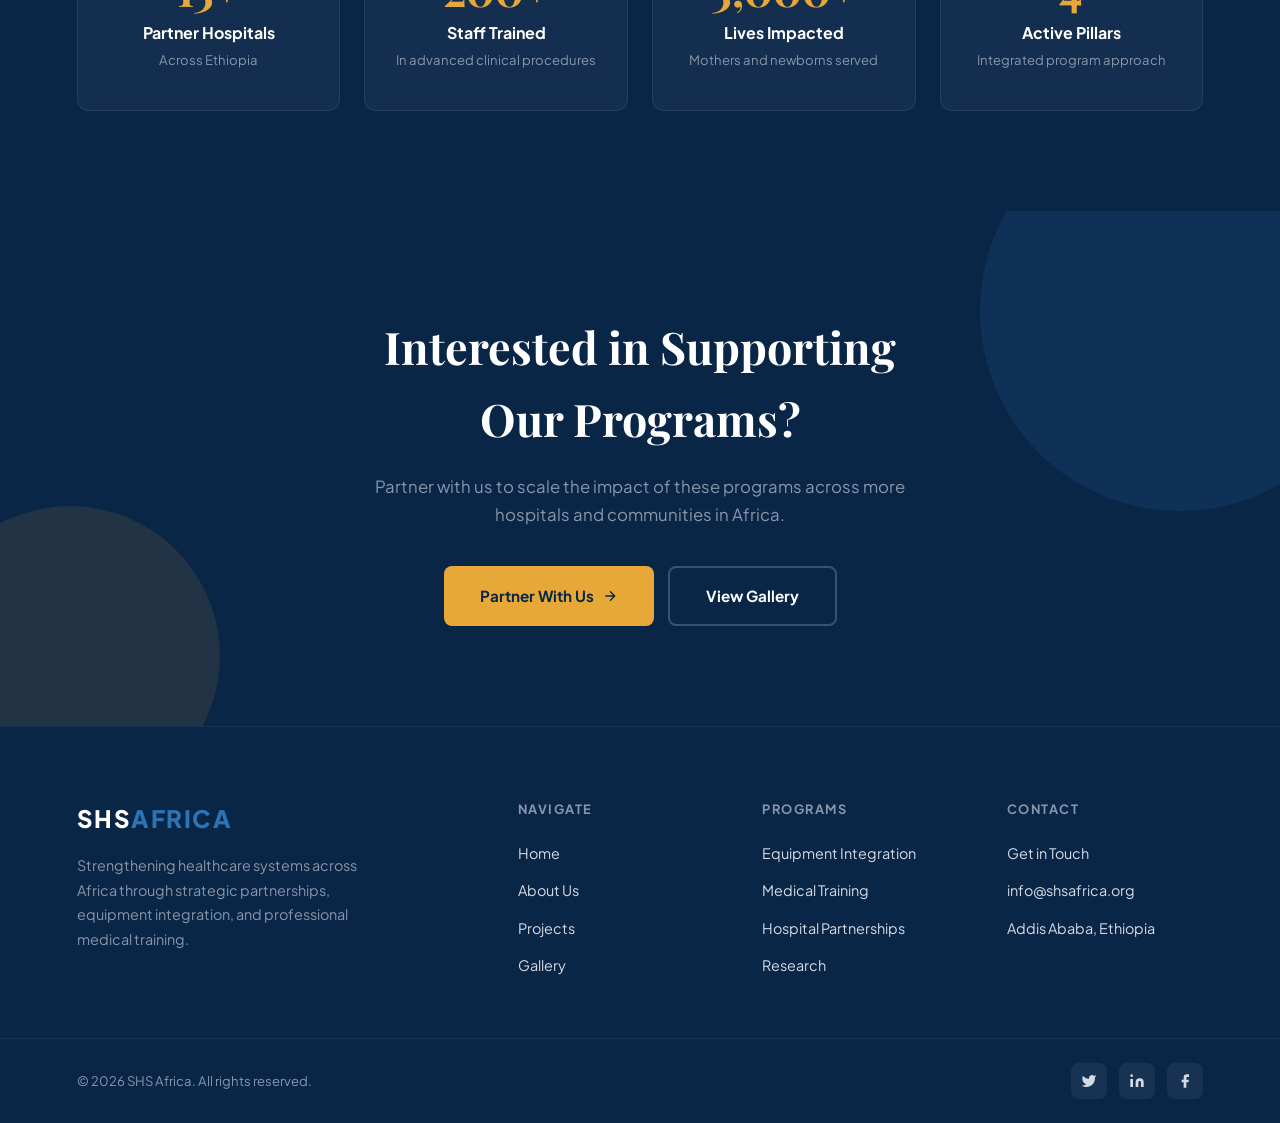
<file: public/projects.html>
<!DOCTYPE html>
<html lang="en">
<head>
    <meta charset="UTF-8">
    <meta name="viewport" content="width=device-width, initial-scale=1.0">
    <title>Projects | SHS Africa</title>
    <meta name="description" content="Explore SHS Africa's projects in capacity building, infrastructure improvement, research, and family planning across Ethiopia and Rwanda.">
    <link rel="stylesheet" href="style.css">
    <link href="https://fonts.googleapis.com/css2?family=Plus+Jakarta+Sans:wght@400;500;600;700;800&family=Playfair+Display:wght@500;700;800&display=swap" rel="stylesheet">
</head>
<body>
    <!-- Navbar -->
    <nav class="navbar" id="navbar">
         <a href="index.html" class="logo">SHS<span>AFRICA</span></a>
       
        <button class="menu-toggle" id="menuToggle" aria-label="Toggle navigation menu">
            <span></span>
            <span></span>
            <span></span>
        </button>
        <ul class="nav-links" id="navLinks">
            <li><a href="index.html">Home</a></li>
            <li><a href="about.html">About Us</a></li>
            <li><a href="projects.html" class="active">Projects</a></li>
            <li><a href="gallery.html">Gallery</a></li>
            <li><a href="contact.html" class="btn-nav">Get in Touch</a></li>
        </ul>
    </nav>

    <!-- Page Hero Banner -->
    <section class="page-hero" style="background-image: url('images/hero-3.jpg')">
        <div class="page-hero-overlay"></div>
        <div class="page-hero-content reveal">
            <span class="hero-tag">Our Work</span>
            <h1>Projects &amp; Programs</h1>
            <p>Comprehensive healthcare interventions designed to create measurable, lasting impact in partner hospitals across the continent.</p>
        </div>
    </section>

    <!-- Projects Overview -->
    <section class="projects-overview">
        <div class="section-header reveal">
            <span class="section-tag">What We Do</span>
            <h2>Our Active Programs</h2>
            <p>Each project is designed around our four strategic pillars, working in close collaboration with partner hospitals and government institutions.</p>
        </div>

        <!-- Project 1 -->
        <div class="project-row">
            <div class="project-image reveal-left">
                <img src="images/gallery-1.jpg" alt="Clinical training session with medical professionals">
            </div>
            <div class="project-content reveal-right">
                <span class="project-number">01</span>
                <h3>Advanced Clinical Training Program</h3>
                <p>We deliver hands-on training in obstetric, neonatal, and surgical procedures tailored to the needs of each partner hospital. Programs include simulation-based emergency drills, Continuing Medical Education (CME) accredited courses, and leadership training for department heads.</p>
                <div class="project-highlights">
                    <div class="highlight-item">
                        <svg viewBox="0 0 24 24" fill="none" stroke="currentColor" stroke-width="2"><path d="m9 12 2 2 4-4"/><circle cx="12" cy="12" r="10"/></svg>
                        <span>Emergency obstetric &amp; neonatal simulation drills</span>
                    </div>
                    <div class="highlight-item">
                        <svg viewBox="0 0 24 24" fill="none" stroke="currentColor" stroke-width="2"><path d="m9 12 2 2 4-4"/><circle cx="12" cy="12" r="10"/></svg>
                        <span>CME-accredited workshops and mentorship</span>
                    </div>
                    <div class="highlight-item">
                        <svg viewBox="0 0 24 24" fill="none" stroke="currentColor" stroke-width="2"><path d="m9 12 2 2 4-4"/><circle cx="12" cy="12" r="10"/></svg>
                        <span>Quality improvement and leadership training</span>
                    </div>
                </div>
            </div>
        </div>

        <!-- Project 2 -->
        <div class="project-row reverse">
            <div class="project-image reveal-right">
                <img src="images/gallery-2.jpg" alt="Medical equipment installation in hospital">
            </div>
            <div class="project-content reveal-left">
                <span class="project-number">02</span>
                <h3>Health Infrastructure &amp; Equipment</h3>
                <p>We procure, install, and integrate essential medical equipment in partner hospitals to strengthen NICU, labor ward, and postnatal care capabilities. Our approach includes biomedical engineering support and digital health system integration for patient tracking.</p>
                <div class="project-highlights">
                    <div class="highlight-item">
                        <svg viewBox="0 0 24 24" fill="none" stroke="currentColor" stroke-width="2"><path d="m9 12 2 2 4-4"/><circle cx="12" cy="12" r="10"/></svg>
                        <span>NICU and labor ward equipment upgrades</span>
                    </div>
                    <div class="highlight-item">
                        <svg viewBox="0 0 24 24" fill="none" stroke="currentColor" stroke-width="2"><path d="m9 12 2 2 4-4"/><circle cx="12" cy="12" r="10"/></svg>
                        <span>Biomedical engineering &amp; maintenance support</span>
                    </div>
                    <div class="highlight-item">
                        <svg viewBox="0 0 24 24" fill="none" stroke="currentColor" stroke-width="2"><path d="m9 12 2 2 4-4"/><circle cx="12" cy="12" r="10"/></svg>
                        <span>Digital health system integration</span>
                    </div>
                </div>
            </div>
        </div>

        <!-- Project 3 -->
        <div class="project-row">
            <div class="project-image reveal-left">
                <img src="images/gallery-5.jpg" alt="Medical research conference and data presentation">
            </div>
            <div class="project-content reveal-right">
                <span class="project-number">03</span>
                <h3>Research &amp; Data Systems Strengthening</h3>
                <p>We support partner hospitals in establishing clinical research units, training staff in research methodology and ethics, and strengthening Health Management Information Systems (HMIS). Our goal is to build a culture of evidence-based practice and data-driven decision making.</p>
                <div class="project-highlights">
                    <div class="highlight-item">
                        <svg viewBox="0 0 24 24" fill="none" stroke="currentColor" stroke-width="2"><path d="m9 12 2 2 4-4"/><circle cx="12" cy="12" r="10"/></svg>
                        <span>Clinical research units in partner hospitals</span>
                    </div>
                    <div class="highlight-item">
                        <svg viewBox="0 0 24 24" fill="none" stroke="currentColor" stroke-width="2"><path d="m9 12 2 2 4-4"/><circle cx="12" cy="12" r="10"/></svg>
                        <span>Research methodology &amp; ethics training</span>
                    </div>
                    <div class="highlight-item">
                        <svg viewBox="0 0 24 24" fill="none" stroke="currentColor" stroke-width="2"><path d="m9 12 2 2 4-4"/><circle cx="12" cy="12" r="10"/></svg>
                        <span>HMIS data systems strengthening</span>
                    </div>
                </div>
            </div>
        </div>

        <!-- Project 4 -->
        <div class="project-row reverse">
            <div class="project-image reveal-right">
                <img src="images/gallery-4.jpg" alt="Community health outreach for family planning education">
            </div>
            <div class="project-content reveal-left">
                <span class="project-number">04</span>
                <h3>Family Planning Integration</h3>
                <p>We integrate family planning counseling and services into antenatal, delivery, and postnatal care pathways. Our programs include LARC training for providers, adolescent-friendly reproductive health services, and community mobilization for demand creation.</p>
                <div class="project-highlights">
                    <div class="highlight-item">
                        <svg viewBox="0 0 24 24" fill="none" stroke="currentColor" stroke-width="2"><path d="m9 12 2 2 4-4"/><circle cx="12" cy="12" r="10"/></svg>
                        <span>Integrated FP counseling in MNCH services</span>
                    </div>
                    <div class="highlight-item">
                        <svg viewBox="0 0 24 24" fill="none" stroke="currentColor" stroke-width="2"><path d="m9 12 2 2 4-4"/><circle cx="12" cy="12" r="10"/></svg>
                        <span>Long-acting contraceptive (LARC) training</span>
                    </div>
                    <div class="highlight-item">
                        <svg viewBox="0 0 24 24" fill="none" stroke="currentColor" stroke-width="2"><path d="m9 12 2 2 4-4"/><circle cx="12" cy="12" r="10"/></svg>
                        <span>Adolescent reproductive health services</span>
                    </div>
                </div>
            </div>
        </div>
    </section>

    <!-- Impact Numbers -->
    <section class="project-impact">
        <div class="section-header reveal">
            <span class="section-tag" style="color: var(--accent);">Our Impact</span>
            <h2 style="color: var(--white);">Measurable Results</h2>
            <p style="color: var(--gray-400);">Our programs are designed to deliver quantifiable outcomes that improve healthcare for communities.</p>
        </div>
        <div class="impact-grid">
            <div class="impact-card reveal" style="transition-delay: 0.1s;">
                <div class="impact-number">15+</div>
                <div class="impact-label">Partner Hospitals</div>
                <div class="impact-desc">Across Ethiopia</div>
            </div>
            <div class="impact-card reveal" style="transition-delay: 0.15s;">
                <div class="impact-number">200+</div>
                <div class="impact-label">Staff Trained</div>
                <div class="impact-desc">In advanced clinical procedures</div>
            </div>
            <div class="impact-card reveal" style="transition-delay: 0.2s;">
                <div class="impact-number">5,000+</div>
                <div class="impact-label">Lives Impacted</div>
                <div class="impact-desc">Mothers and newborns served</div>
            </div>
            <div class="impact-card reveal" style="transition-delay: 0.25s;">
                <div class="impact-number">4</div>
                <div class="impact-label">Active Pillars</div>
                <div class="impact-desc">Integrated program approach</div>
            </div>
        </div>
    </section>

    <!-- CTA Section -->
    <section class="cta-section">
        <div class="cta-content reveal">
            <h2>Interested in Supporting Our Programs?</h2>
            <p>Partner with us to scale the impact of these programs across more hospitals and communities in Africa.</p>
            <div class="cta-buttons">
                <a href="contact.html" class="btn-cta-primary">
                    Partner With Us
                    <svg width="16" height="16" viewBox="0 0 24 24" fill="none" stroke="currentColor" stroke-width="2"><path d="M5 12h14m-7-7 7 7-7 7"/></svg>
                </a>
                <a href="gallery.html" class="btn-cta-outline">View Gallery</a>
            </div>
        </div>
    </section>

    <!-- Footer -->
    <footer class="footer">
        <div class="footer-main">
            <div class="footer-brand">
                <a href="index.html" class="logo" style="color: white;">SHS<span>AFRICA</span></a>
                <p>Strengthening healthcare systems across Africa through strategic partnerships, equipment integration, and professional medical training.</p>
            </div>
            <div class="footer-col">
                <h4>Navigate</h4>
                <ul>
                    <li><a href="index.html">Home</a></li>
                    <li><a href="about.html">About Us</a></li>
                    <li><a href="projects.html">Projects</a></li>
                    <li><a href="gallery.html">Gallery</a></li>
                </ul>
            </div>
            <div class="footer-col">
                <h4>Programs</h4>
                <ul>
                    <li><a href="projects.html">Equipment Integration</a></li>
                    <li><a href="projects.html">Medical Training</a></li>
                    <li><a href="projects.html">Hospital Partnerships</a></li>
                    <li><a href="projects.html">Research</a></li>
                </ul>
            </div>
            <div class="footer-col">
                <h4>Contact</h4>
                <ul>
                    <li><a href="contact.html">Get in Touch</a></li>
                    <li><a href="mailto:info@shsafrica.org">info@shsafrica.org</a></li>
                    <li><a href="contact.html">Addis Ababa, Ethiopia</a></li>
                </ul>
            </div>
        </div>
        <div class="footer-bottom">
            <p>&copy; 2026 SHS Africa. All rights reserved.</p>
            <div class="footer-social">
                <a href="#" aria-label="Twitter">
                    <svg viewBox="0 0 24 24"><path d="M23 3a10.9 10.9 0 0 1-3.14 1.53 4.48 4.48 0 0 0-7.86 3v1A10.66 10.66 0 0 1 3 4s-4 9 5 13a11.64 11.64 0 0 1-7 2c9 5 20 0 20-11.5a4.5 4.5 0 0 0-.08-.83A7.72 7.72 0 0 0 23 3Z"/></svg>
                </a>
                <a href="#" aria-label="LinkedIn">
                    <svg viewBox="0 0 24 24"><path d="M16 8a6 6 0 0 1 6 6v7h-4v-7a2 2 0 0 0-4 0v7h-4v-7a6 6 0 0 1 6-6ZM2 9h4v12H2ZM4 6a2 2 0 1 0 0-4 2 2 0 0 0 0 4Z"/></svg>
                </a>
                <a href="#" aria-label="Facebook">
                    <svg viewBox="0 0 24 24"><path d="M18 2h-3a5 5 0 0 0-5 5v3H7v4h3v8h4v-8h3l1-4h-4V7a1 1 0 0 1 1-1h3Z"/></svg>
                </a>
            </div>
        </div>
    </footer>

    <script src="script.js"></script>
</body>
</html>
</file>
<file: public/style.css>
/* ===== SHS AFRICA — Homepage Styles ===== */

/* --- Reset & Variables --- */
:root {
  --navy: #0A2647;
  --navy-light: #0E3460;
  --teal: #2C74B3;
  --teal-light: #3D8FD1;
  --accent: #E8A838;
  --accent-hover: #D4952E;
  --white: #FFFFFF;
  --off-white: #F7F9FC;
  --gray-100: #EEF1F6;
  --gray-200: #D5DBE5;
  --gray-400: #8896AB;
  --gray-600: #5A6A80;
  --text-primary: #0A2647;
  --text-secondary: #5A6A80;
  --radius: 12px;
  --shadow-sm: 0 1px 3px rgba(10, 38, 71, 0.06);
  --shadow-md: 0 4px 20px rgba(10, 38, 71, 0.08);
  --shadow-lg: 0 8px 40px rgba(10, 38, 71, 0.12);
  --transition: 0.35s cubic-bezier(0.4, 0, 0.2, 1);
}

*,
*::before,
*::after {
  margin: 0;
  padding: 0;
  box-sizing: border-box;
}

html {
  scroll-behavior: smooth;
  -webkit-font-smoothing: antialiased;
  -moz-osx-font-smoothing: grayscale;
}

body {
  font-family: 'Plus Jakarta Sans', -apple-system, BlinkMacSystemFont, sans-serif;
  background: var(--white);
  color: var(--text-primary);
  line-height: 1.6;
  overflow-x: hidden;
}

a {
  text-decoration: none;
  color: inherit;
}

ul {
  list-style: none;
}

img {
  max-width: 100%;
  display: block;
}

.container {
  max-width: 1200px;
  margin: 0 auto;
  padding: 0 24px;
}


/* --- Navbar --- */
.navbar {
  position: fixed;
  top: 0;
  left: 0;
  right: 0;
  z-index: 1000;
  display: flex;
  justify-content: space-between;
  align-items: center;
  padding: 0 6%;
  height: 72px;
  background: rgba(255, 255, 255, 0.97);
  backdrop-filter: blur(12px);
  -webkit-backdrop-filter: blur(12px);
  border-bottom: 1px solid var(--gray-100);
  transition: var(--transition);
}

.navbar.scrolled {
  box-shadow: var(--shadow-sm);
}

.logo {
  font-size: 1.5rem;
  font-weight: 800;
  letter-spacing: 1.5px;
  color: var(--navy);
}

.logo span {
  color: var(--teal);
}

.nav-links {
  display: flex;
  align-items: center;
  gap: 8px;
}

.nav-links li a {
  padding: 8px 18px;
  font-weight: 600;
  font-size: 0.875rem;
  color: var(--gray-600);
  border-radius: 8px;
  transition: var(--transition);
  letter-spacing: 0.01em;
}

.nav-links li a:hover,
.nav-links li a.active {
  color: var(--navy);
  background: var(--gray-100);
}

.btn-nav {
  background: var(--navy) !important;
  color: var(--white) !important;
  padding: 10px 24px !important;
  border-radius: 8px !important;
  font-weight: 600 !important;
  transition: var(--transition) !important;
}

.btn-nav:hover {
  background: var(--navy-light) !important;
  transform: translateY(-1px);
  box-shadow: var(--shadow-md);
}

/* Mobile menu toggle */
.menu-toggle {
  display: none;
  flex-direction: column;
  gap: 5px;
  cursor: pointer;
  z-index: 1001;
  background: none;
  border: none;
  padding: 4px;
}

.menu-toggle span {
  display: block;
  width: 24px;
  height: 2px;
  background: var(--navy);
  border-radius: 2px;
  transition: var(--transition);
}

.menu-toggle.active span:nth-child(1) {
  transform: rotate(45deg) translate(5px, 5px);
}

.menu-toggle.active span:nth-child(2) {
  opacity: 0;
}

.menu-toggle.active span:nth-child(3) {
  transform: rotate(-45deg) translate(5px, -5px);
}


/* --- Hero Slider --- */
.hero-slider {
  position: relative;
  height: 100vh;
  min-height: 600px;
  overflow: hidden;
  margin-top: 72px;
}

.slide {
  position: absolute;
  inset: 0;
  display: flex;
  align-items: center;
  background-size: cover;
  background-position: center;
  opacity: 0;
  transition: opacity 1.2s ease-in-out;
}

.slide::after {
  content: '';
  position: absolute;
  inset: 0;
  background: linear-gradient(135deg, rgba(10, 38, 71, 0.75) 0%, rgba(10, 38, 71, 0.35) 100%);
}

.slide.active {
  opacity: 1;
  z-index: 1;
}

.hero-content {
  position: relative;
  z-index: 2;
  max-width: 680px;
  padding: 0 6%;
  color: var(--white);
  transform: translateY(30px);
  opacity: 0;
  transition: all 0.8s cubic-bezier(0.4, 0, 0.2, 1) 0.3s;
}

.slide.active .hero-content {
  transform: translateY(0);
  opacity: 1;
}

.hero-tag {
  display: inline-block;
  background: var(--accent);
  color: var(--navy);
  padding: 6px 16px;
  font-size: 0.75rem;
  font-weight: 700;
  letter-spacing: 1.5px;
  text-transform: uppercase;
  border-radius: 4px;
  margin-bottom: 20px;
}

.hero-content h1 {
  font-family: 'Playfair Display', serif;
  font-size: clamp(2.4rem, 5vw, 4rem);
  line-height: 1.1;
  margin-bottom: 18px;
  text-wrap: balance;
}

.hero-content p {
  font-size: 1.1rem;
  line-height: 1.7;
  opacity: 0.9;
  margin-bottom: 32px;
  max-width: 520px;
}

.hero-buttons {
  display: flex;
  gap: 14px;
  flex-wrap: wrap;
}

.btn-primary {
  display: inline-flex;
  align-items: center;
  gap: 8px;
  background: var(--accent);
  color: var(--navy);
  padding: 14px 32px;
  border-radius: 8px;
  font-weight: 700;
  font-size: 0.9rem;
  transition: var(--transition);
  border: none;
  cursor: pointer;
}

.btn-primary:hover {
  background: var(--accent-hover);
  transform: translateY(-2px);
  box-shadow: 0 6px 20px rgba(232, 168, 56, 0.35);
}

.btn-outline {
  display: inline-flex;
  align-items: center;
  gap: 8px;
  background: transparent;
  color: var(--white);
  padding: 14px 32px;
  border-radius: 8px;
  font-weight: 700;
  font-size: 0.9rem;
  border: 2px solid rgba(255, 255, 255, 0.4);
  transition: var(--transition);
  cursor: pointer;
}

.btn-outline:hover {
  background: rgba(255, 255, 255, 0.1);
  border-color: var(--white);
}

/* Slider dots */
.slider-dots {
  position: absolute;
  bottom: 40px;
  left: 6%;
  z-index: 10;
  display: flex;
  gap: 10px;
}

.slider-dot {
  width: 12px;
  height: 12px;
  border-radius: 50%;
  background: rgba(255, 255, 255, 0.4);
  cursor: pointer;
  transition: var(--transition);
  border: none;
}

.slider-dot.active {
  background: var(--accent);
  width: 36px;
  border-radius: 6px;
}


/* --- Stats Bar --- */
.stats-bar {
  position: relative;
  z-index: 5;
  margin-top: -60px;
  padding: 0 6%;
}

.stats-inner {
  background: var(--white);
  border-radius: var(--radius);
  box-shadow: var(--shadow-lg);
  display: grid;
  grid-template-columns: repeat(4, 1fr);
  overflow: hidden;
}

.stat-item {
  padding: 36px 32px;
  text-align: center;
  border-right: 1px solid var(--gray-100);
  transition: var(--transition);
}

.stat-item:last-child {
  border-right: none;
}

.stat-item:hover {
  background: var(--off-white);
}

.stat-number {
  font-family: 'Playfair Display', serif;
  font-size: 2.8rem;
  font-weight: 700;
  color: var(--teal);
  line-height: 1;
  margin-bottom: 6px;
}

.stat-label {
  font-size: 0.85rem;
  color: var(--gray-600);
  font-weight: 500;
}


/* --- Section Shared --- */
.section-header {
  text-align: center;
  max-width: 600px;
  margin: 0 auto 56px;
}

.section-tag {
  display: inline-block;
  font-size: 0.75rem;
  font-weight: 700;
  letter-spacing: 2px;
  text-transform: uppercase;
  color: var(--teal);
  margin-bottom: 12px;
}

.section-header h2 {
  font-family: 'Playfair Display', serif;
  font-size: clamp(2rem, 3.5vw, 2.8rem);
  color: var(--navy);
  margin-bottom: 16px;
  text-wrap: balance;
}

.section-header p {
  font-size: 1.05rem;
  color: var(--gray-600);
  line-height: 1.7;
}


/* --- Mission / About Section --- */
.mission-section {
  padding: 120px 6% 100px;
  background: var(--white);
}

.mission-grid {
  display: grid;
  grid-template-columns: 1fr 1fr;
  gap: 64px;
  align-items: center;
}

.mission-content .section-tag {
  text-align: left;
}

.mission-content h2 {
  font-family: 'Playfair Display', serif;
  font-size: clamp(2rem, 3vw, 2.6rem);
  color: var(--navy);
  margin-bottom: 20px;
  text-wrap: balance;
}

.mission-content p {
  font-size: 1.05rem;
  color: var(--gray-600);
  line-height: 1.8;
  margin-bottom: 16px;
}

.mission-content p strong {
  color: var(--navy);
}

.mission-image {
  position: relative;
  border-radius: var(--radius);
  overflow: hidden;
}

.mission-image img {
  width: 100%;
  height: 440px;
  object-fit: cover;
  border-radius: var(--radius);
}

.mission-image::after {
  content: '';
  position: absolute;
  bottom: -12px;
  right: -12px;
  width: 120px;
  height: 120px;
  border: 4px solid var(--accent);
  border-radius: var(--radius);
  z-index: -1;
}


/* --- Pillars Section --- */
.pillars-section {
  padding: 100px 6%;
  background: var(--off-white);
}

.pillars-grid {
  display: grid;
  grid-template-columns: repeat(3, 1fr);
  gap: 28px;
}

.pillar-card {
  background: var(--white);
  padding: 40px 32px;
  border-radius: var(--radius);
  border: 1px solid var(--gray-100);
  transition: var(--transition);
  position: relative;
  overflow: hidden;
}

.pillar-card::before {
  content: '';
  position: absolute;
  top: 0;
  left: 0;
  right: 0;
  height: 4px;
  background: var(--teal);
  transform: scaleX(0);
  transform-origin: left;
  transition: transform 0.4s ease;
}

.pillar-card:hover::before {
  transform: scaleX(1);
}

.pillar-card:hover {
  transform: translateY(-6px);
  box-shadow: var(--shadow-lg);
  border-color: transparent;
}

.pillar-icon {
  width: 56px;
  height: 56px;
  background: var(--off-white);
  border-radius: 12px;
  display: flex;
  align-items: center;
  justify-content: center;
  margin-bottom: 24px;
  transition: var(--transition);
}

.pillar-card:hover .pillar-icon {
  background: var(--teal);
}

.pillar-icon svg {
  width: 28px;
  height: 28px;
  stroke: var(--teal);
  fill: none;
  stroke-width: 1.5;
  transition: var(--transition);
}

.pillar-card:hover .pillar-icon svg {
  stroke: var(--white);
}

.pillar-card h3 {
  font-size: 1.2rem;
  font-weight: 700;
  color: var(--navy);
  margin-bottom: 12px;
}

.pillar-card p {
  font-size: 0.92rem;
  color: var(--gray-600);
  line-height: 1.7;
}


/* --- Regional Focus --- */
.regions-section {
  padding: 100px 6%;
  background: var(--white);
}

.regions-grid {
  display: grid;
  grid-template-columns: 1fr 1fr;
  gap: 28px;
}

.region-card {
  position: relative;
  border-radius: var(--radius);
  overflow: hidden;
  height: 380px;
  cursor: pointer;
}

.region-card img {
  width: 100%;
  height: 100%;
  object-fit: cover;
  transition: transform 0.6s ease;
}

.region-card:hover img {
  transform: scale(1.05);
}

.region-overlay {
  position: absolute;
  inset: 0;
  background: linear-gradient(180deg, rgba(10, 38, 71, 0) 30%, rgba(10, 38, 71, 0.85) 100%);
  display: flex;
  flex-direction: column;
  justify-content: flex-end;
  padding: 36px;
  color: var(--white);
}

.region-overlay h3 {
  font-family: 'Playfair Display', serif;
  font-size: 1.8rem;
  margin-bottom: 8px;
}

.region-overlay p {
  font-size: 0.9rem;
  opacity: 0.85;
  line-height: 1.6;
  max-width: 400px;
}


/* --- Success Stories --- */
.stories-section {
  padding: 100px 6%;
  background: var(--off-white);
}

.stories-grid {
  display: grid;
  grid-template-columns: 2fr 1fr;
  gap: 28px;
}

.story-card {
  background: var(--white);
  border-radius: var(--radius);
  border: 1px solid var(--gray-100);
  overflow: hidden;
  transition: var(--transition);
}

.story-card:hover {
  box-shadow: var(--shadow-md);
  border-color: transparent;
}

.story-card.featured {
  display: grid;
  grid-template-columns: 1fr 1fr;
}

.story-image {
  overflow: hidden;
}

.story-image img {
  width: 100%;
  height: 100%;
  min-height: 300px;
  object-fit: cover;
  transition: transform 0.5s ease;
}

.story-card:hover .story-image img {
  transform: scale(1.04);
}

.story-body {
  padding: 36px;
  display: flex;
  flex-direction: column;
  justify-content: center;
}

.story-tag {
  display: inline-block;
  width: fit-content;
  font-size: 0.7rem;
  font-weight: 700;
  letter-spacing: 1.5px;
  text-transform: uppercase;
  color: var(--teal);
  background: rgba(44, 116, 179, 0.08);
  padding: 4px 12px;
  border-radius: 4px;
  margin-bottom: 14px;
}

.story-body h3 {
  font-family: 'Playfair Display', serif;
  font-size: 1.5rem;
  color: var(--navy);
  margin-bottom: 12px;
  line-height: 1.3;
}

.story-body p {
  font-size: 0.92rem;
  color: var(--gray-600);
  line-height: 1.7;
  margin-bottom: 20px;
}

.story-link {
  display: inline-flex;
  align-items: center;
  gap: 6px;
  font-weight: 700;
  font-size: 0.875rem;
  color: var(--teal);
  transition: var(--transition);
}

.story-link:hover {
  gap: 10px;
  color: var(--navy);
}

.story-link svg {
  width: 16px;
  height: 16px;
  stroke: currentColor;
  fill: none;
  stroke-width: 2;
}

.story-card.small .story-body {
  padding: 28px;
}

.story-card.small h3 {
  font-size: 1.2rem;
}


/* --- CTA Section --- */
.cta-section {
  padding: 100px 6%;
  background: var(--navy);
  text-align: center;
  position: relative;
  overflow: hidden;
}

.cta-section::before {
  content: '';
  position: absolute;
  top: -100px;
  right: -100px;
  width: 400px;
  height: 400px;
  border-radius: 50%;
  background: rgba(44, 116, 179, 0.15);
}

.cta-section::after {
  content: '';
  position: absolute;
  bottom: -80px;
  left: -80px;
  width: 300px;
  height: 300px;
  border-radius: 50%;
  background: rgba(232, 168, 56, 0.1);
}

.cta-content {
  position: relative;
  z-index: 2;
  max-width: 600px;
  margin: 0 auto;
}

.cta-content h2 {
  font-family: 'Playfair Display', serif;
  font-size: clamp(2rem, 3.5vw, 2.8rem);
  color: var(--white);
  margin-bottom: 18px;
  text-wrap: balance;
}

.cta-content p {
  font-size: 1.05rem;
  color: var(--gray-400);
  line-height: 1.7;
  margin-bottom: 36px;
}

.cta-buttons {
  display: flex;
  justify-content: center;
  gap: 14px;
  flex-wrap: wrap;
}

.btn-cta-primary {
  display: inline-flex;
  align-items: center;
  gap: 8px;
  background: var(--accent);
  color: var(--navy);
  padding: 16px 36px;
  border-radius: 8px;
  font-weight: 700;
  font-size: 0.95rem;
  transition: var(--transition);
  border: none;
  cursor: pointer;
}

.btn-cta-primary:hover {
  background: var(--accent-hover);
  transform: translateY(-2px);
  box-shadow: 0 6px 20px rgba(232, 168, 56, 0.3);
}

.btn-cta-outline {
  display: inline-flex;
  align-items: center;
  gap: 8px;
  background: transparent;
  color: var(--white);
  padding: 16px 36px;
  border-radius: 8px;
  font-weight: 700;
  font-size: 0.95rem;
  border: 2px solid rgba(255, 255, 255, 0.2);
  transition: var(--transition);
  cursor: pointer;
}

.btn-cta-outline:hover {
  background: rgba(255, 255, 255, 0.08);
  border-color: rgba(255, 255, 255, 0.5);
}


/* --- Footer --- */
.footer {
  background: var(--navy);
  border-top: 1px solid rgba(255, 255, 255, 0.06);
  color: var(--white);
}

.footer-main {
  display: grid;
  grid-template-columns: 2fr 1fr 1fr 1fr;
  gap: 48px;
  padding: 72px 6% 48px;
}

.footer-brand p {
  color: var(--gray-400);
  font-size: 0.9rem;
  line-height: 1.7;
  margin-top: 16px;
  max-width: 320px;
}

.footer-col h4 {
  font-size: 0.8rem;
  font-weight: 700;
  letter-spacing: 1.5px;
  text-transform: uppercase;
  color: var(--gray-400);
  margin-bottom: 20px;
}

.footer-col ul li {
  margin-bottom: 12px;
}

.footer-col ul li a {
  font-size: 0.9rem;
  color: var(--gray-200);
  transition: var(--transition);
}

.footer-col ul li a:hover {
  color: var(--accent);
}

.footer-bottom {
  padding: 24px 6%;
  border-top: 1px solid rgba(255, 255, 255, 0.06);
  display: flex;
  justify-content: space-between;
  align-items: center;
}

.footer-bottom p {
  font-size: 0.82rem;
  color: var(--gray-400);
}

.footer-social {
  display: flex;
  gap: 12px;
}

.footer-social a {
  width: 36px;
  height: 36px;
  border-radius: 8px;
  background: rgba(255, 255, 255, 0.06);
  display: flex;
  align-items: center;
  justify-content: center;
  transition: var(--transition);
}

.footer-social a:hover {
  background: var(--teal);
}

.footer-social svg {
  width: 16px;
  height: 16px;
  fill: var(--gray-200);
}


/* --- Scroll Reveal Animations --- */
.reveal {
  opacity: 0;
  transform: translateY(40px);
  transition: all 0.8s cubic-bezier(0.4, 0, 0.2, 1);
}

.reveal.active {
  opacity: 1;
  transform: translateY(0);
}

.reveal-left {
  opacity: 0;
  transform: translateX(-40px);
  transition: all 0.8s cubic-bezier(0.4, 0, 0.2, 1);
}

.reveal-left.active {
  opacity: 1;
  transform: translateX(0);
}

.reveal-right {
  opacity: 0;
  transform: translateX(40px);
  transition: all 0.8s cubic-bezier(0.4, 0, 0.2, 1);
}

.reveal-right.active {
  opacity: 1;
  transform: translateX(0);
}

.reveal-scale {
  opacity: 0;
  transform: scale(0.95);
  transition: all 0.8s cubic-bezier(0.4, 0, 0.2, 1);
}

.reveal-scale.active {
  opacity: 1;
  transform: scale(1);
}


/* --- Responsive --- */
@media (max-width: 1024px) {
  .mission-grid {
    gap: 40px;
  }

  .pillars-grid {
    grid-template-columns: 1fr 1fr;
  }

  .footer-main {
    grid-template-columns: 1fr 1fr;
  }
}

@media (max-width: 768px) {
  .menu-toggle {
    display: flex;
  }

  .nav-links {
    position: fixed;
    top: 0;
    right: -100%;
    width: 280px;
    height: 100vh;
    background: var(--white);
    flex-direction: column;
    padding: 80px 32px 32px;
    gap: 4px;
    box-shadow: -8px 0 30px rgba(0, 0, 0, 0.1);
    transition: right 0.4s cubic-bezier(0.4, 0, 0.2, 1);
  }

  .nav-links.open {
    right: 0;
  }

  .nav-links li a {
    width: 100%;
    display: block;
    padding: 12px 16px;
    font-size: 1rem;
  }

  .hero-slider {
    height: 85vh;
    min-height: 500px;
    margin-top: 72px;
  }

  .stats-inner {
    grid-template-columns: 1fr 1fr;
  }

  .stat-item {
    padding: 28px 20px;
  }

  .stat-item:nth-child(2) {
    border-right: none;
  }

  .stat-item:nth-child(1),
  .stat-item:nth-child(2) {
    border-bottom: 1px solid var(--gray-100);
  }

  .mission-grid {
    grid-template-columns: 1fr;
  }

  .mission-image img {
    height: 320px;
  }

  .pillars-grid {
    grid-template-columns: 1fr;
  }

  .regions-grid {
    grid-template-columns: 1fr;
  }

  .region-card {
    height: 300px;
  }

  .stories-grid {
    grid-template-columns: 1fr;
  }

  .story-card.featured {
    grid-template-columns: 1fr;
  }

  .footer-main {
    grid-template-columns: 1fr;
    gap: 32px;
  }

  .footer-bottom {
    flex-direction: column;
    gap: 16px;
    text-align: center;
  }
}

@media (max-width: 480px) {
  .hero-content h1 {
    font-size: 2rem;
  }

  .stats-inner {
    grid-template-columns: 1fr;
  }

  .stat-item {
    border-right: none;
    border-bottom: 1px solid var(--gray-100);
  }

  .stat-item:last-child {
    border-bottom: none;
  }

  .hero-buttons {
    flex-direction: column;
  }

  .cta-buttons {
    flex-direction: column;
    align-items: center;
  }
}


/* =============================================
   INNER PAGES — Shared Styles
   ============================================= */

/* --- Page Hero (inner pages) --- */
.page-hero {
  position: relative;
  height: 480px;
  display: flex;
  align-items: center;
  justify-content: center;
  text-align: center;
  background-size: cover;
  background-position: center;
  margin-top: 72px;
  overflow: hidden;
}

.page-hero-short {
  height: 400px;
}

.page-hero-overlay {
  position: absolute;
  inset: 0;
  background: linear-gradient(135deg, rgba(10, 38, 71, 0.82) 0%, rgba(10, 38, 71, 0.55) 100%);
}

.page-hero-content {
  position: relative;
  z-index: 2;
  max-width: 680px;
  padding: 0 24px;
  color: var(--white);
}

.page-hero-content h1 {
  font-family: 'Playfair Display', serif;
  font-size: clamp(2.4rem, 5vw, 3.6rem);
  line-height: 1.12;
  margin-bottom: 16px;
  text-wrap: balance;
}

.page-hero-content p {
  font-size: 1.1rem;
  line-height: 1.7;
  opacity: 0.9;
  max-width: 520px;
  margin: 0 auto;
}


/* =============================================
   ABOUT PAGE
   ============================================= */

/* --- About Intro --- */
.about-intro {
  padding: 100px 6%;
  background: var(--white);
}

.about-intro-grid {
  display: grid;
  grid-template-columns: 1fr 1fr;
  gap: 64px;
  align-items: center;
}

.about-intro-content .section-tag {
  text-align: left;
}

.about-intro-content h2 {
  font-family: 'Playfair Display', serif;
  font-size: clamp(2rem, 3vw, 2.6rem);
  color: var(--navy);
  margin-bottom: 20px;
  text-wrap: balance;
}

.about-intro-content p {
  font-size: 1.02rem;
  color: var(--gray-600);
  line-height: 1.8;
  margin-bottom: 16px;
}

.about-intro-content p strong {
  color: var(--navy);
}

.about-intro-image {
  border-radius: var(--radius);
  overflow: hidden;
}

.about-intro-image img {
  width: 100%;
  height: 460px;
  object-fit: cover;
  border-radius: var(--radius);
}


/* --- Vision & Mission --- */
.vision-mission-section {
  padding: 100px 6%;
  background: var(--off-white);
}

.vm-grid {
  display: grid;
  grid-template-columns: 1fr 1fr;
  gap: 32px;
  max-width: 960px;
  margin: 0 auto;
}

.vm-card {
  background: var(--white);
  padding: 48px 40px;
  border-radius: var(--radius);
  border: 1px solid var(--gray-100);
  text-align: center;
  transition: var(--transition);
}

.vm-card:hover {
  box-shadow: var(--shadow-lg);
  transform: translateY(-4px);
  border-color: transparent;
}

.vm-icon {
  width: 64px;
  height: 64px;
  border-radius: 16px;
  background: rgba(44, 116, 179, 0.08);
  display: flex;
  align-items: center;
  justify-content: center;
  margin: 0 auto 24px;
}

.vm-icon svg {
  width: 30px;
  height: 30px;
  stroke: var(--teal);
}

.vm-icon.accent {
  background: rgba(232, 168, 56, 0.1);
}

.vm-icon.accent svg {
  stroke: var(--accent);
}

.vm-card h3 {
  font-family: 'Playfair Display', serif;
  font-size: 1.5rem;
  color: var(--navy);
  margin-bottom: 14px;
}

.vm-card p {
  font-size: 0.95rem;
  color: var(--gray-600);
  line-height: 1.75;
}


/* --- Four Pillars --- */
.four-pillars-section {
  padding: 100px 6%;
  background: var(--white);
}

.four-pillars-grid {
  display: grid;
  grid-template-columns: 1fr 1fr;
  gap: 28px;
}

.fp-card {
  display: flex;
  gap: 24px;
  background: var(--off-white);
  border-radius: var(--radius);
  padding: 36px;
  border: 1px solid var(--gray-100);
  transition: var(--transition);
}

.fp-card:hover {
  background: var(--white);
  box-shadow: var(--shadow-md);
  border-color: var(--teal);
}

.fp-number {
  font-family: 'Playfair Display', serif;
  font-size: 2.4rem;
  font-weight: 700;
  color: var(--teal);
  line-height: 1;
  opacity: 0.3;
  flex-shrink: 0;
}

.fp-card:hover .fp-number {
  opacity: 0.6;
}

.fp-content h3 {
  font-size: 1.15rem;
  font-weight: 700;
  color: var(--navy);
  margin-bottom: 14px;
}

.fp-content ul {
  list-style: none;
  display: flex;
  flex-direction: column;
  gap: 8px;
}

.fp-content ul li {
  font-size: 0.9rem;
  color: var(--gray-600);
  line-height: 1.6;
  padding-left: 20px;
  position: relative;
}

.fp-content ul li::before {
  content: '';
  position: absolute;
  left: 0;
  top: 9px;
  width: 6px;
  height: 6px;
  border-radius: 50%;
  background: var(--teal);
  opacity: 0.5;
}


/* --- Values Section --- */
.values-section {
  padding: 100px 6%;
  background: var(--off-white);
}

.values-grid {
  display: grid;
  grid-template-columns: repeat(3, 1fr);
  gap: 28px;
}

.value-item {
  text-align: center;
  padding: 36px 28px;
  background: var(--white);
  border-radius: var(--radius);
  border: 1px solid var(--gray-100);
  transition: var(--transition);
}

.value-item:hover {
  transform: translateY(-4px);
  box-shadow: var(--shadow-md);
  border-color: transparent;
}

.value-icon {
  width: 52px;
  height: 52px;
  border-radius: 12px;
  background: rgba(44, 116, 179, 0.08);
  display: flex;
  align-items: center;
  justify-content: center;
  margin: 0 auto 18px;
}

.value-icon svg {
  width: 24px;
  height: 24px;
  stroke: var(--teal);
}

.value-item h4 {
  font-size: 1.05rem;
  font-weight: 700;
  color: var(--navy);
  margin-bottom: 8px;
}

.value-item p {
  font-size: 0.88rem;
  color: var(--gray-600);
  line-height: 1.65;
}


/* =============================================
   PROJECTS PAGE
   ============================================= */

.projects-overview {
  padding: 100px 6% 60px;
  background: var(--white);
}

.project-row {
  display: grid;
  grid-template-columns: 1fr 1fr;
  gap: 56px;
  align-items: center;
  margin-bottom: 80px;
}

.project-row.reverse {
  direction: rtl;
}

.project-row.reverse > * {
  direction: ltr;
}

.project-image {
  border-radius: var(--radius);
  overflow: hidden;
}

.project-image img {
  width: 100%;
  height: 380px;
  object-fit: cover;
  border-radius: var(--radius);
  transition: transform 0.5s ease;
}

.project-image:hover img {
  transform: scale(1.03);
}

.project-content {
  padding: 12px 0;
}

.project-number {
  font-family: 'Playfair Display', serif;
  font-size: 3rem;
  font-weight: 700;
  color: var(--teal);
  opacity: 0.15;
  line-height: 1;
  margin-bottom: 8px;
}

.project-content h3 {
  font-family: 'Playfair Display', serif;
  font-size: 1.6rem;
  color: var(--navy);
  margin-bottom: 16px;
  line-height: 1.3;
}

.project-content p {
  font-size: 0.95rem;
  color: var(--gray-600);
  line-height: 1.75;
  margin-bottom: 24px;
}

.project-highlights {
  display: flex;
  flex-direction: column;
  gap: 12px;
}

.highlight-item {
  display: flex;
  align-items: flex-start;
  gap: 10px;
}

.highlight-item svg {
  width: 20px;
  height: 20px;
  flex-shrink: 0;
  stroke: var(--teal);
  margin-top: 1px;
}

.highlight-item span {
  font-size: 0.9rem;
  color: var(--text-primary);
  font-weight: 500;
  line-height: 1.5;
}


/* --- Projects Impact Section --- */
.project-impact {
  padding: 100px 6%;
  background: var(--navy);
}

.impact-grid {
  display: grid;
  grid-template-columns: repeat(4, 1fr);
  gap: 24px;
}

.impact-card {
  text-align: center;
  padding: 40px 24px;
  background: rgba(255, 255, 255, 0.04);
  border: 1px solid rgba(255, 255, 255, 0.08);
  border-radius: var(--radius);
  transition: var(--transition);
}

.impact-card:hover {
  background: rgba(255, 255, 255, 0.08);
  border-color: rgba(255, 255, 255, 0.15);
  transform: translateY(-4px);
}

.impact-number {
  font-family: 'Playfair Display', serif;
  font-size: 2.8rem;
  font-weight: 700;
  color: var(--accent);
  line-height: 1;
  margin-bottom: 8px;
}

.impact-label {
  font-size: 1rem;
  font-weight: 700;
  color: var(--white);
  margin-bottom: 4px;
}

.impact-desc {
  font-size: 0.82rem;
  color: var(--gray-400);
}


/* =============================================
   GALLERY PAGE
   ============================================= */

.gallery-section {
  padding: 80px 6% 100px;
  background: var(--white);
}

/* --- Gallery Filter --- */
.gallery-filter {
  display: flex;
  justify-content: center;
  gap: 10px;
  margin-bottom: 48px;
  flex-wrap: wrap;
}

.filter-btn {
  padding: 10px 24px;
  font-family: 'Plus Jakarta Sans', sans-serif;
  font-size: 0.85rem;
  font-weight: 600;
  border: 2px solid var(--gray-200);
  background: var(--white);
  color: var(--gray-600);
  border-radius: 8px;
  cursor: pointer;
  transition: var(--transition);
}

.filter-btn:hover {
  border-color: var(--teal);
  color: var(--teal);
}

.filter-btn.active {
  background: var(--navy);
  color: var(--white);
  border-color: var(--navy);
}


/* --- Gallery Grid --- */
.gallery-grid {
  display: grid;
  grid-template-columns: repeat(3, 1fr);
  gap: 20px;
}

.gallery-item {
  position: relative;
  border-radius: var(--radius);
  overflow: hidden;
  cursor: pointer;
  aspect-ratio: 4 / 3;
}

.gallery-item img {
  width: 100%;
  height: 100%;
  object-fit: cover;
  transition: transform 0.5s ease;
}

.gallery-item:hover img {
  transform: scale(1.06);
}

.gallery-overlay {
  position: absolute;
  inset: 0;
  background: linear-gradient(180deg, rgba(10, 38, 71, 0) 40%, rgba(10, 38, 71, 0.85) 100%);
  display: flex;
  flex-direction: column;
  justify-content: flex-end;
  padding: 24px;
  color: var(--white);
  opacity: 0;
  transition: opacity 0.4s ease;
}

.gallery-item:hover .gallery-overlay {
  opacity: 1;
}

.gallery-cat {
  display: inline-block;
  width: fit-content;
  font-size: 0.68rem;
  font-weight: 700;
  letter-spacing: 1.5px;
  text-transform: uppercase;
  background: var(--accent);
  color: var(--navy);
  padding: 3px 10px;
  border-radius: 4px;
  margin-bottom: 8px;
}

.gallery-overlay h4 {
  font-size: 1.1rem;
  font-weight: 700;
  margin-bottom: 4px;
}

.gallery-overlay p {
  font-size: 0.82rem;
  opacity: 0.85;
  line-height: 1.5;
}

.gallery-item.hidden {
  display: none;
}


/* --- Lightbox --- */
.lightbox {
  position: fixed;
  inset: 0;
  z-index: 9999;
  background: rgba(10, 38, 71, 0.95);
  display: flex;
  align-items: center;
  justify-content: center;
  opacity: 0;
  pointer-events: none;
  transition: opacity 0.35s ease;
}

.lightbox.active {
  opacity: 1;
  pointer-events: all;
}

.lightbox-close {
  position: absolute;
  top: 24px;
  right: 32px;
  background: none;
  border: none;
  color: var(--white);
  font-size: 2.4rem;
  cursor: pointer;
  transition: var(--transition);
  line-height: 1;
  z-index: 10;
}

.lightbox-close:hover {
  color: var(--accent);
}

.lightbox-nav {
  position: absolute;
  top: 50%;
  transform: translateY(-50%);
  background: rgba(255, 255, 255, 0.08);
  border: 1px solid rgba(255, 255, 255, 0.15);
  border-radius: 50%;
  width: 48px;
  height: 48px;
  display: flex;
  align-items: center;
  justify-content: center;
  cursor: pointer;
  transition: var(--transition);
  z-index: 10;
}

.lightbox-nav:hover {
  background: rgba(255, 255, 255, 0.15);
}

.lightbox-nav svg {
  width: 22px;
  height: 22px;
  stroke: var(--white);
}

.lightbox-prev {
  left: 24px;
}

.lightbox-next {
  right: 24px;
}

.lightbox-content {
  max-width: 85vw;
  max-height: 85vh;
  text-align: center;
}

.lightbox-content img {
  max-width: 100%;
  max-height: 78vh;
  object-fit: contain;
  border-radius: var(--radius);
}

.lightbox-caption {
  color: var(--gray-200);
  font-size: 0.9rem;
  margin-top: 16px;
}


/* =============================================
   CONTACT PAGE
   ============================================= */

.contact-section {
  padding: 100px 6%;
  background: var(--white);
}

.contact-grid {
  display: grid;
  grid-template-columns: 1fr 1.2fr;
  gap: 64px;
  align-items: flex-start;
}

.contact-info .section-tag {
  text-align: left;
}

.contact-info h2 {
  font-family: 'Playfair Display', serif;
  font-size: clamp(2rem, 3vw, 2.6rem);
  color: var(--navy);
  margin-bottom: 16px;
  text-wrap: balance;
}

.contact-info > p {
  font-size: 1rem;
  color: var(--gray-600);
  line-height: 1.75;
  margin-bottom: 36px;
}

.contact-details {
  display: flex;
  flex-direction: column;
  gap: 24px;
  margin-bottom: 40px;
}

.contact-detail-item {
  display: flex;
  align-items: flex-start;
  gap: 16px;
}

.contact-detail-icon {
  width: 48px;
  height: 48px;
  border-radius: 12px;
  background: rgba(44, 116, 179, 0.08);
  display: flex;
  align-items: center;
  justify-content: center;
  flex-shrink: 0;
}

.contact-detail-icon svg {
  width: 22px;
  height: 22px;
  stroke: var(--teal);
}

.contact-detail-item h4 {
  font-size: 0.9rem;
  font-weight: 700;
  color: var(--navy);
  margin-bottom: 2px;
}

.contact-detail-item p {
  font-size: 0.9rem;
  color: var(--gray-600);
}

.contact-detail-item a {
  color: var(--teal);
  transition: var(--transition);
}

.contact-detail-item a:hover {
  color: var(--navy);
}

.contact-social h4 {
  font-size: 0.8rem;
  font-weight: 700;
  letter-spacing: 1.5px;
  text-transform: uppercase;
  color: var(--gray-400);
  margin-bottom: 14px;
}

.contact-social-links {
  display: flex;
  gap: 10px;
}

.contact-social-links a {
  width: 42px;
  height: 42px;
  border-radius: 10px;
  background: var(--off-white);
  border: 1px solid var(--gray-100);
  display: flex;
  align-items: center;
  justify-content: center;
  transition: var(--transition);
}

.contact-social-links a:hover {
  background: var(--navy);
  border-color: var(--navy);
}

.contact-social-links svg {
  width: 18px;
  height: 18px;
  fill: var(--gray-600);
  transition: var(--transition);
}

.contact-social-links a:hover svg {
  fill: var(--white);
}


/* --- Contact Form --- */
.contact-form-wrapper {
  background: var(--off-white);
  border-radius: var(--radius);
  border: 1px solid var(--gray-100);
  padding: 48px 40px;
}

.contact-form h3 {
  font-family: 'Playfair Display', serif;
  font-size: 1.5rem;
  color: var(--navy);
  margin-bottom: 28px;
}

.form-row {
  display: grid;
  grid-template-columns: 1fr 1fr;
  gap: 16px;
}

.form-group {
  margin-bottom: 20px;
}

.form-group label {
  display: block;
  font-size: 0.85rem;
  font-weight: 600;
  color: var(--navy);
  margin-bottom: 6px;
}

.form-group label span {
  color: var(--accent);
}

.form-group input,
.form-group select,
.form-group textarea {
  width: 100%;
  padding: 12px 16px;
  font-family: 'Plus Jakarta Sans', sans-serif;
  font-size: 0.9rem;
  background: var(--white);
  border: 1px solid var(--gray-200);
  border-radius: 8px;
  color: var(--text-primary);
  transition: var(--transition);
  outline: none;
}

.form-group input::placeholder,
.form-group textarea::placeholder {
  color: var(--gray-400);
}

.form-group input:focus,
.form-group select:focus,
.form-group textarea:focus {
  border-color: var(--teal);
  box-shadow: 0 0 0 3px rgba(44, 116, 179, 0.1);
}

.form-group textarea {
  resize: vertical;
  min-height: 120px;
}

.form-group select {
  cursor: pointer;
  appearance: none;
  background-image: url("data:image/svg+xml,%3Csvg xmlns='http://www.w3.org/2000/svg' width='12' height='12' viewBox='0 0 24 24' fill='none' stroke='%235A6A80' stroke-width='2'%3E%3Cpath d='m6 9 6 6 6-6'/%3E%3C/svg%3E");
  background-repeat: no-repeat;
  background-position: right 16px center;
  padding-right: 40px;
}

.form-submit {
  width: 100%;
  justify-content: center;
  margin-top: 4px;
}

.form-success {
  display: none;
  align-items: center;
  gap: 12px;
  margin-top: 20px;
  padding: 16px;
  background: rgba(44, 116, 179, 0.06);
  border: 1px solid rgba(44, 116, 179, 0.15);
  border-radius: 8px;
}

.form-success.visible {
  display: flex;
}

.form-success svg {
  width: 24px;
  height: 24px;
  stroke: var(--teal);
  flex-shrink: 0;
}

.form-success p {
  font-size: 0.9rem;
  color: var(--teal);
  font-weight: 500;
}


/* --- Map Section --- */
.map-section {
  background: var(--off-white);
}

.map-container {
  width: 100%;
  line-height: 0;
}

.map-container iframe {
  width: 100%;
  display: block;
}


/* =============================================
   INNER PAGES — Responsive
   ============================================= */

@media (max-width: 1024px) {
  .about-intro-grid {
    gap: 40px;
  }

  .four-pillars-grid {
    grid-template-columns: 1fr;
  }

  .impact-grid {
    grid-template-columns: 1fr 1fr;
  }

  .values-grid {
    grid-template-columns: 1fr 1fr;
  }
}

@media (max-width: 768px) {
  .page-hero {
    height: 380px;
  }

  .page-hero-short {
    height: 320px;
  }

  .about-intro-grid {
    grid-template-columns: 1fr;
  }

  .about-intro-image img {
    height: 320px;
  }

  .vm-grid {
    grid-template-columns: 1fr;
  }

  .four-pillars-grid {
    grid-template-columns: 1fr;
  }

  .fp-card {
    flex-direction: column;
    gap: 16px;
  }

  .values-grid {
    grid-template-columns: 1fr;
  }

  .project-row,
  .project-row.reverse {
    grid-template-columns: 1fr;
    direction: ltr;
  }

  .project-image img {
    height: 280px;
  }

  .impact-grid {
    grid-template-columns: 1fr 1fr;
  }

  .gallery-grid {
    grid-template-columns: 1fr 1fr;
  }

  .contact-grid {
    grid-template-columns: 1fr;
  }

  .contact-form-wrapper {
    padding: 32px 24px;
  }

  .form-row {
    grid-template-columns: 1fr;
  }

  .lightbox-nav {
    width: 40px;
    height: 40px;
  }

  .lightbox-prev {
    left: 12px;
  }

  .lightbox-next {
    right: 12px;
  }
}

@media (max-width: 480px) {
  .page-hero {
    height: 320px;
  }

  .page-hero-content h1 {
    font-size: 2rem;
  }

  .gallery-grid {
    grid-template-columns: 1fr;
  }

  .gallery-filter {
    gap: 6px;
  }

  .filter-btn {
    padding: 8px 16px;
    font-size: 0.8rem;
  }

  .impact-grid {
    grid-template-columns: 1fr;
  }

  .project-row {
    gap: 32px;
    margin-bottom: 56px;
  }
}
</file>
